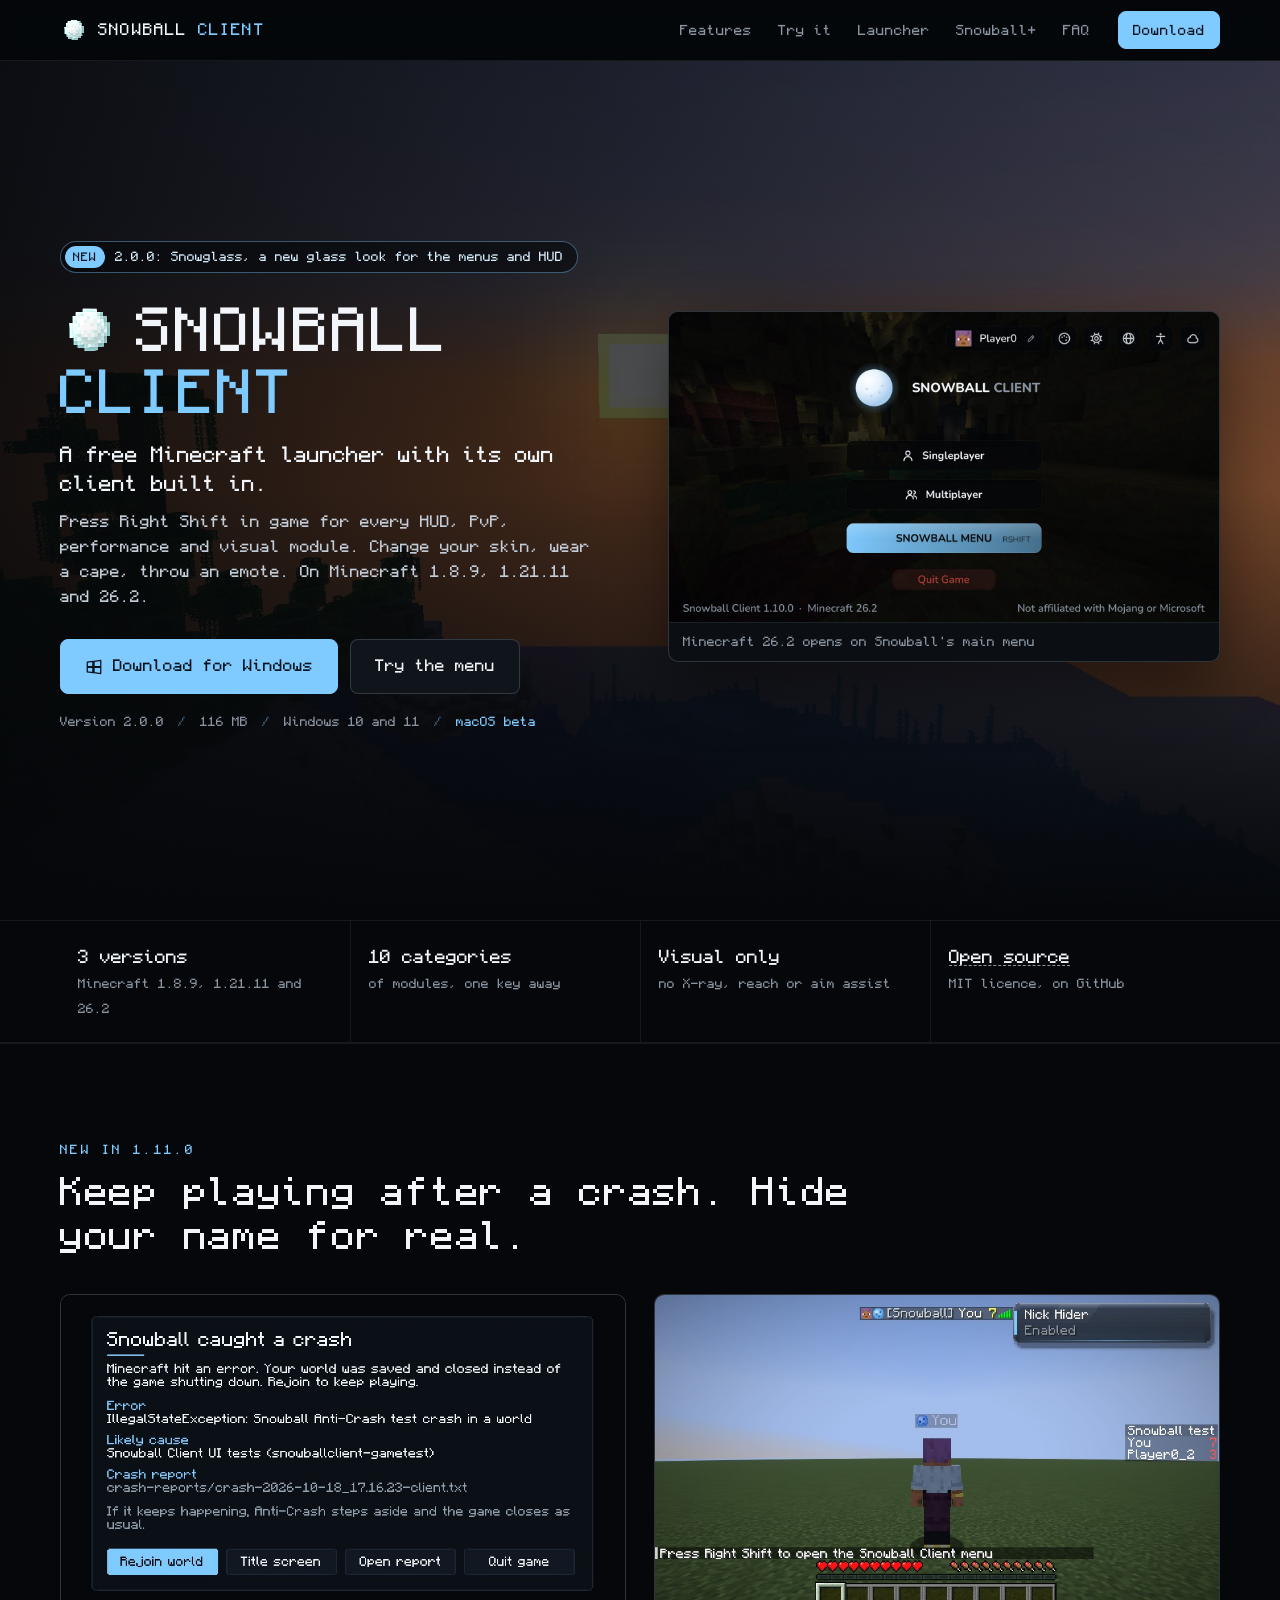
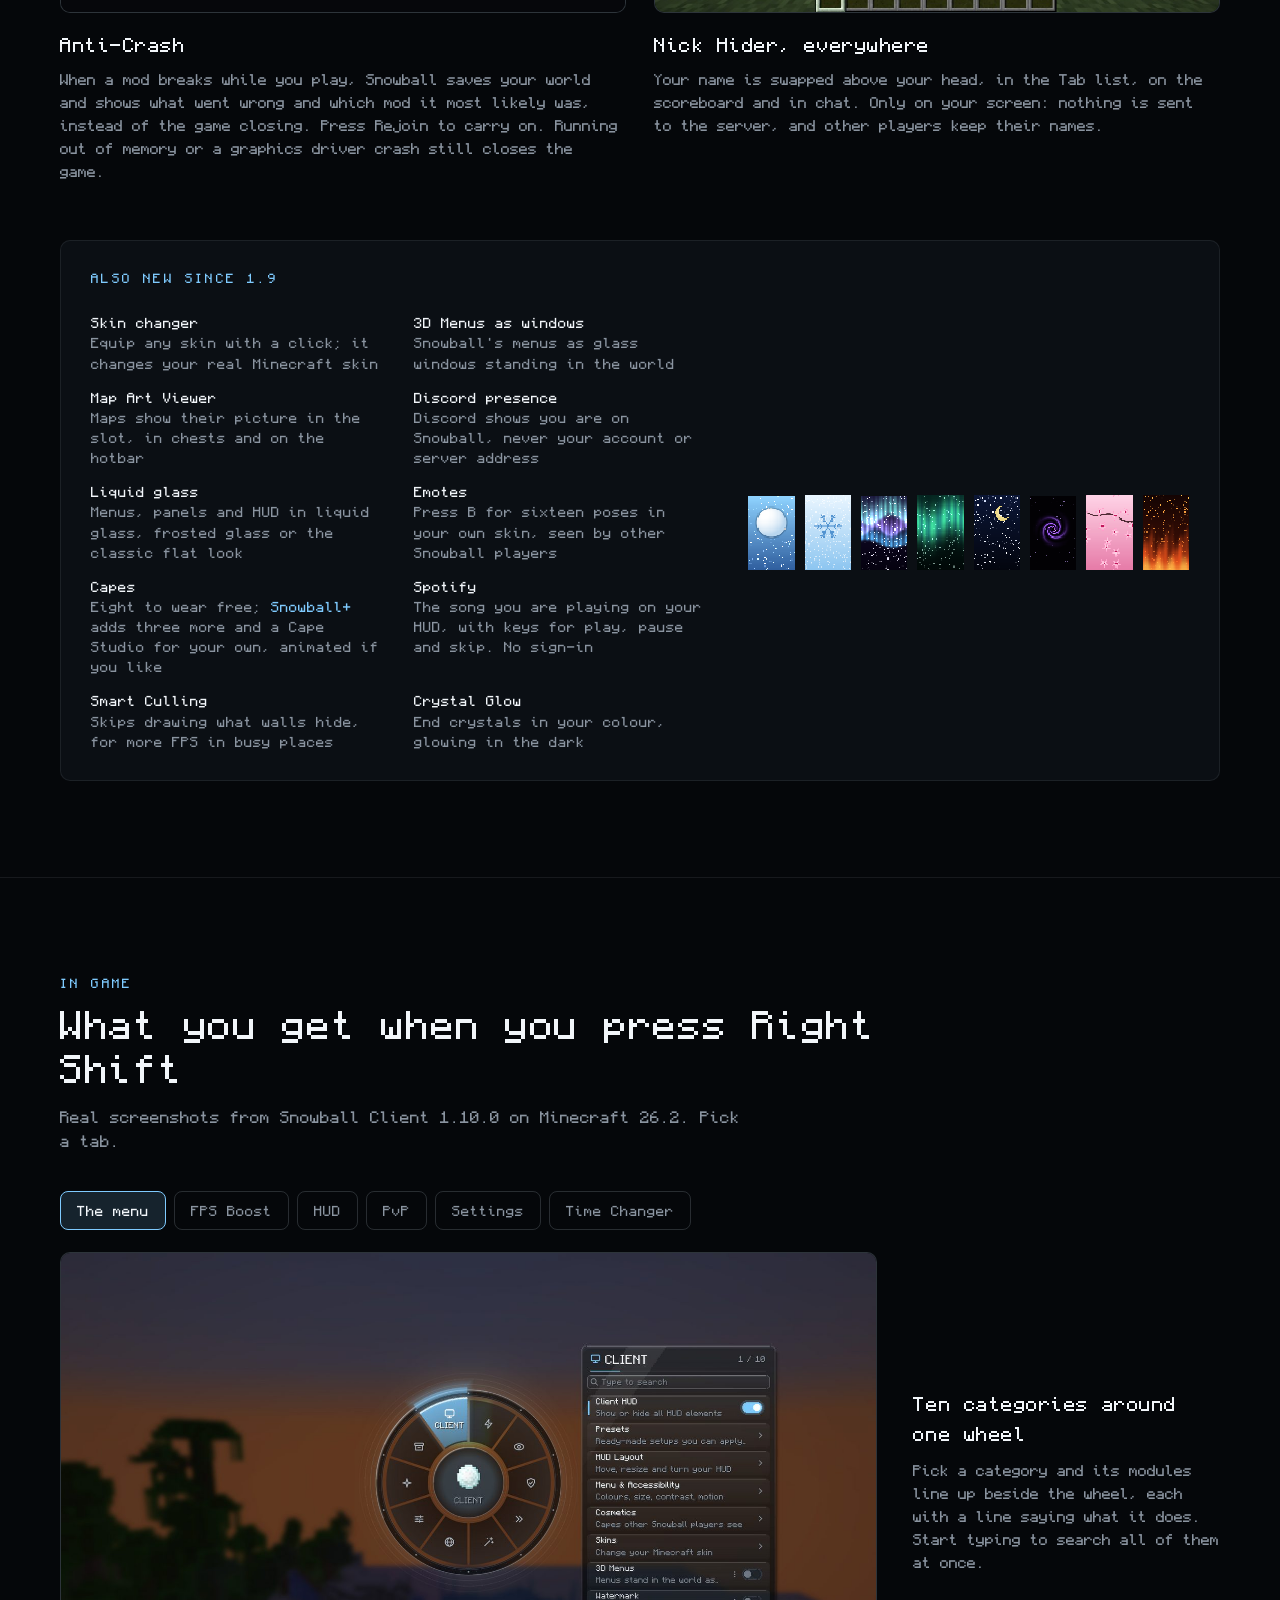
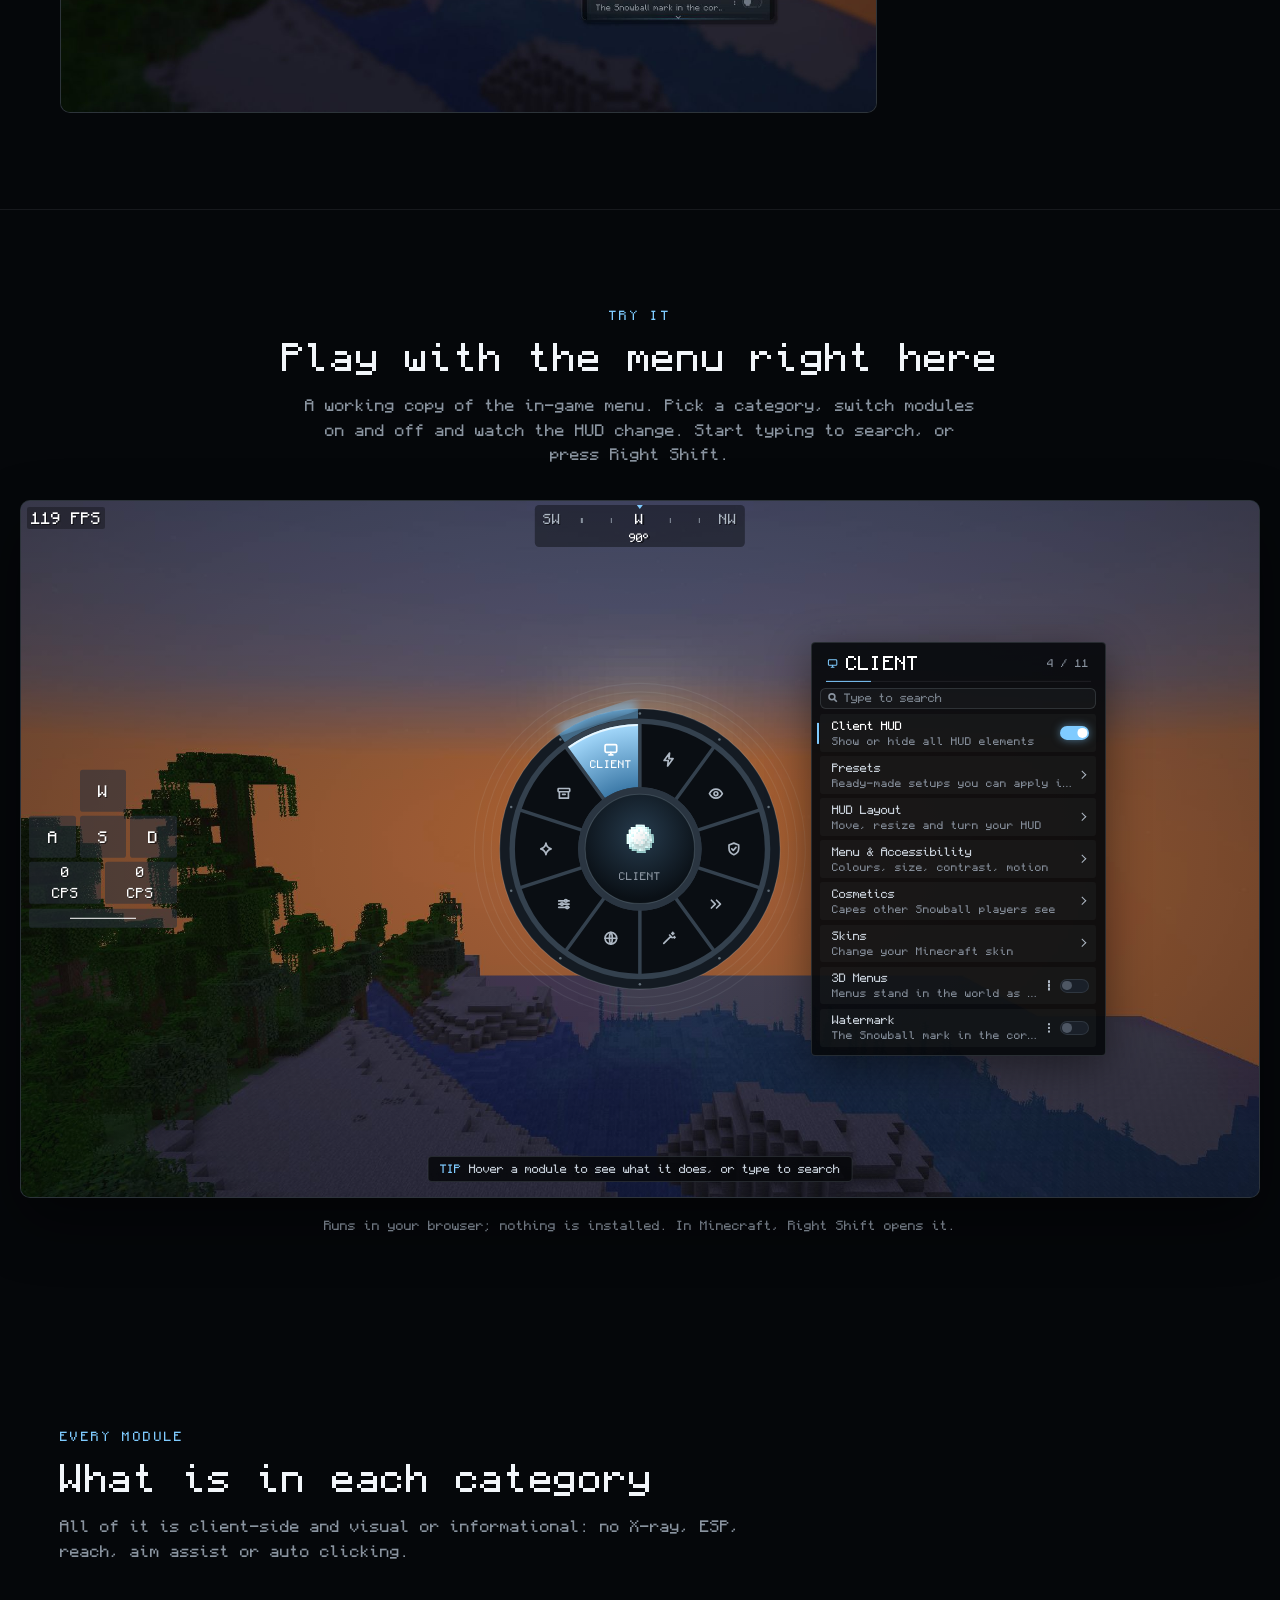
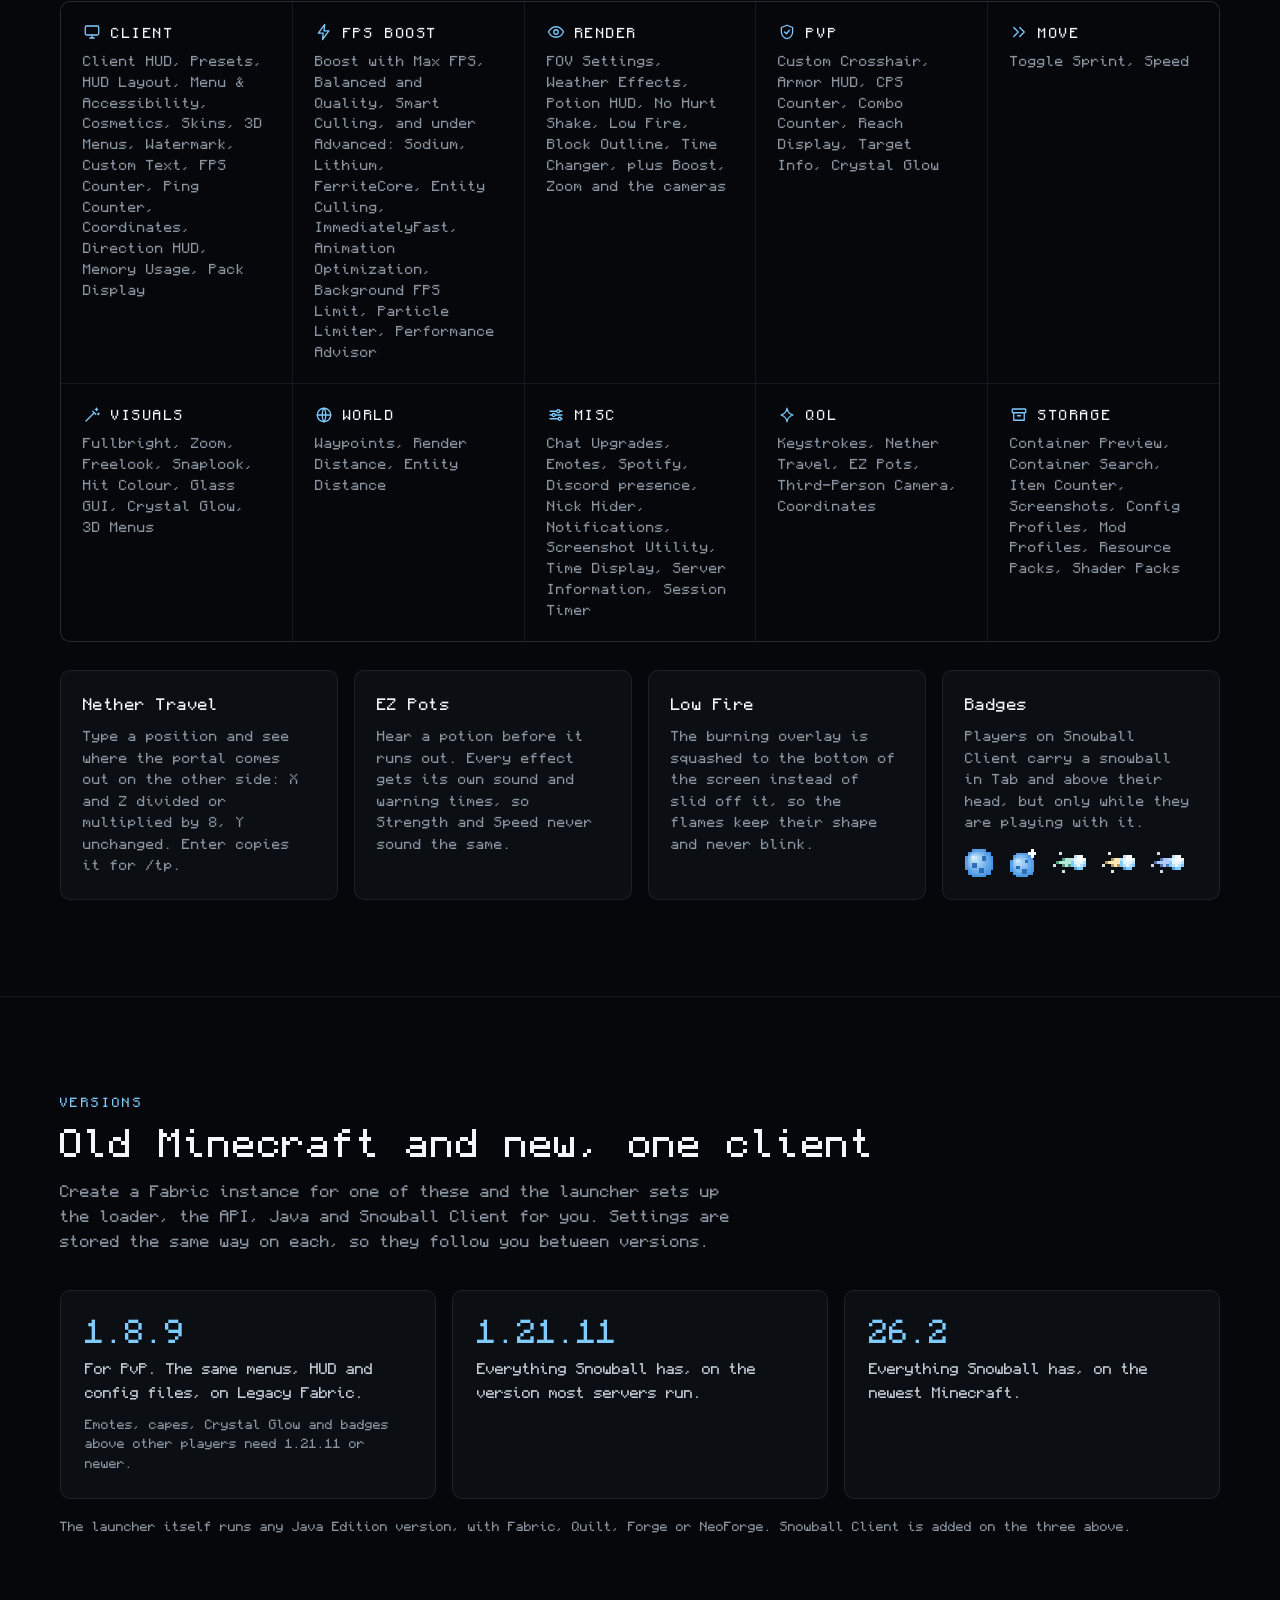
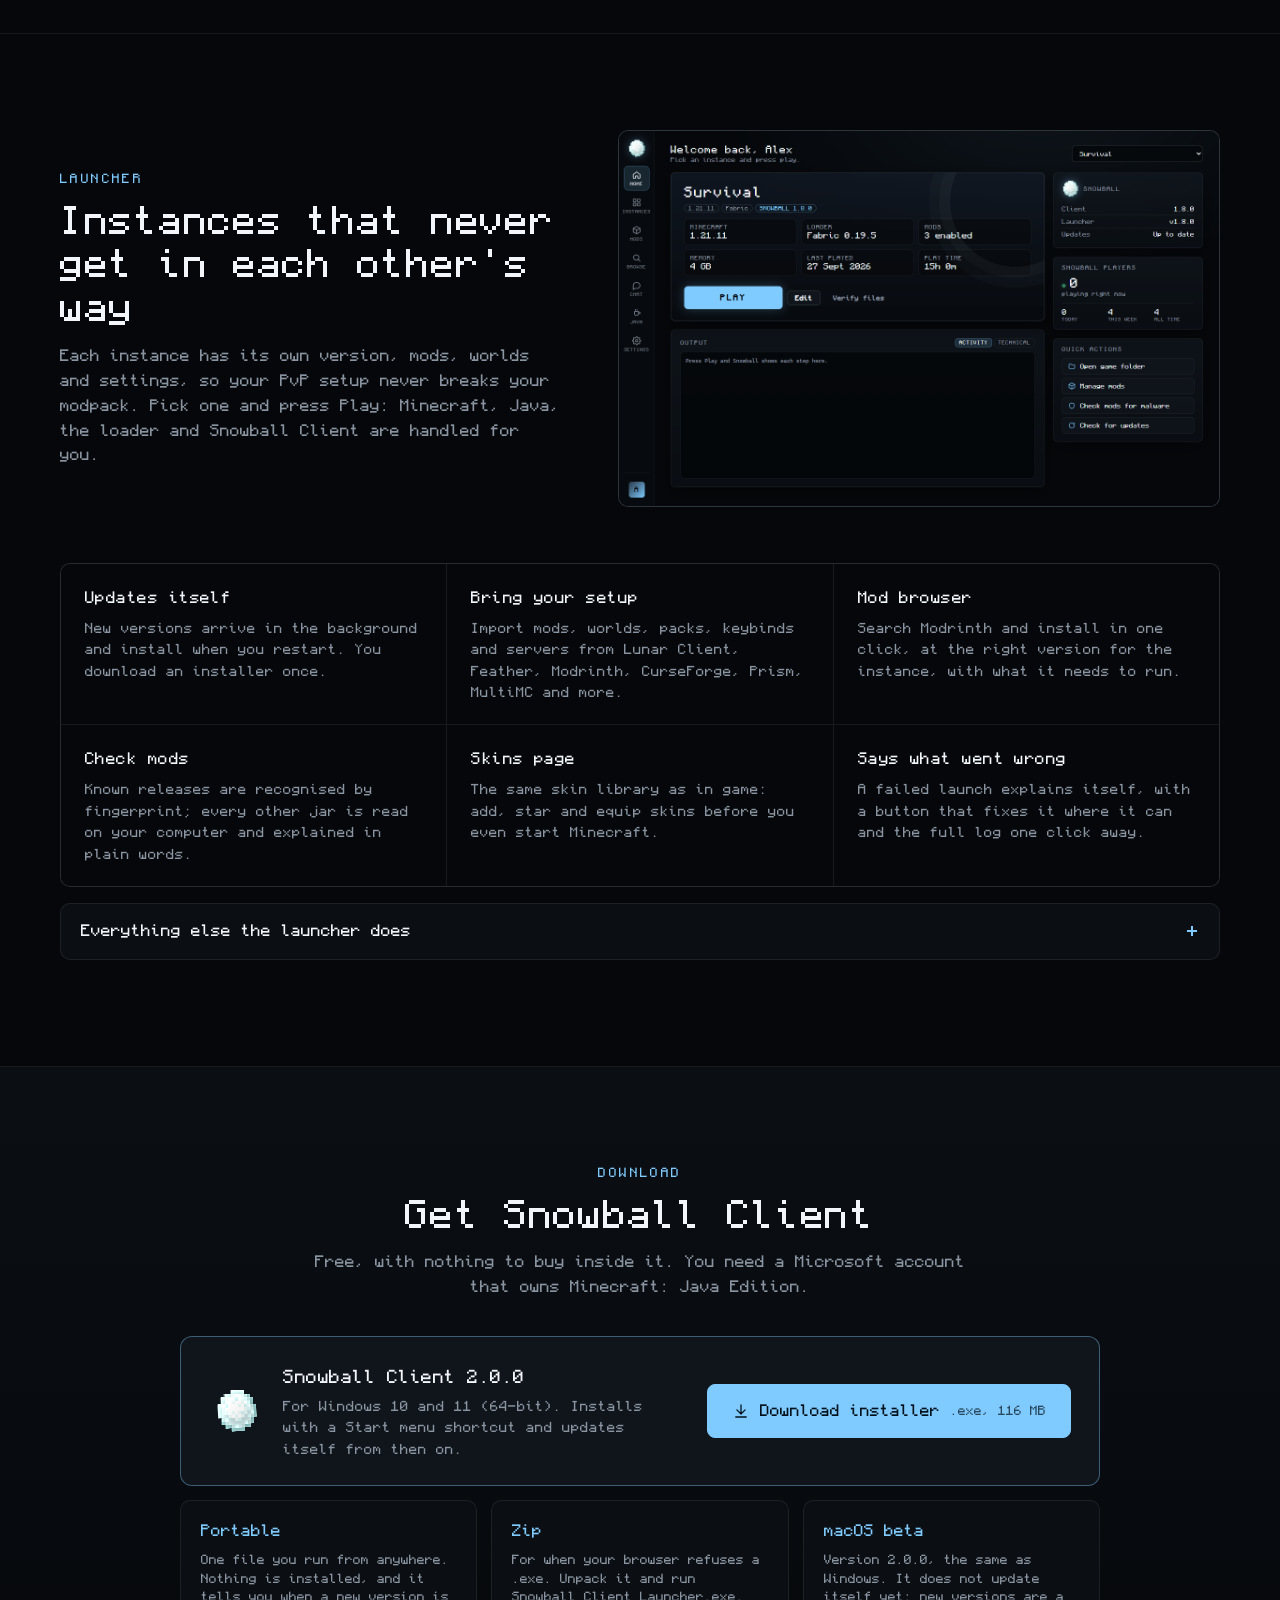
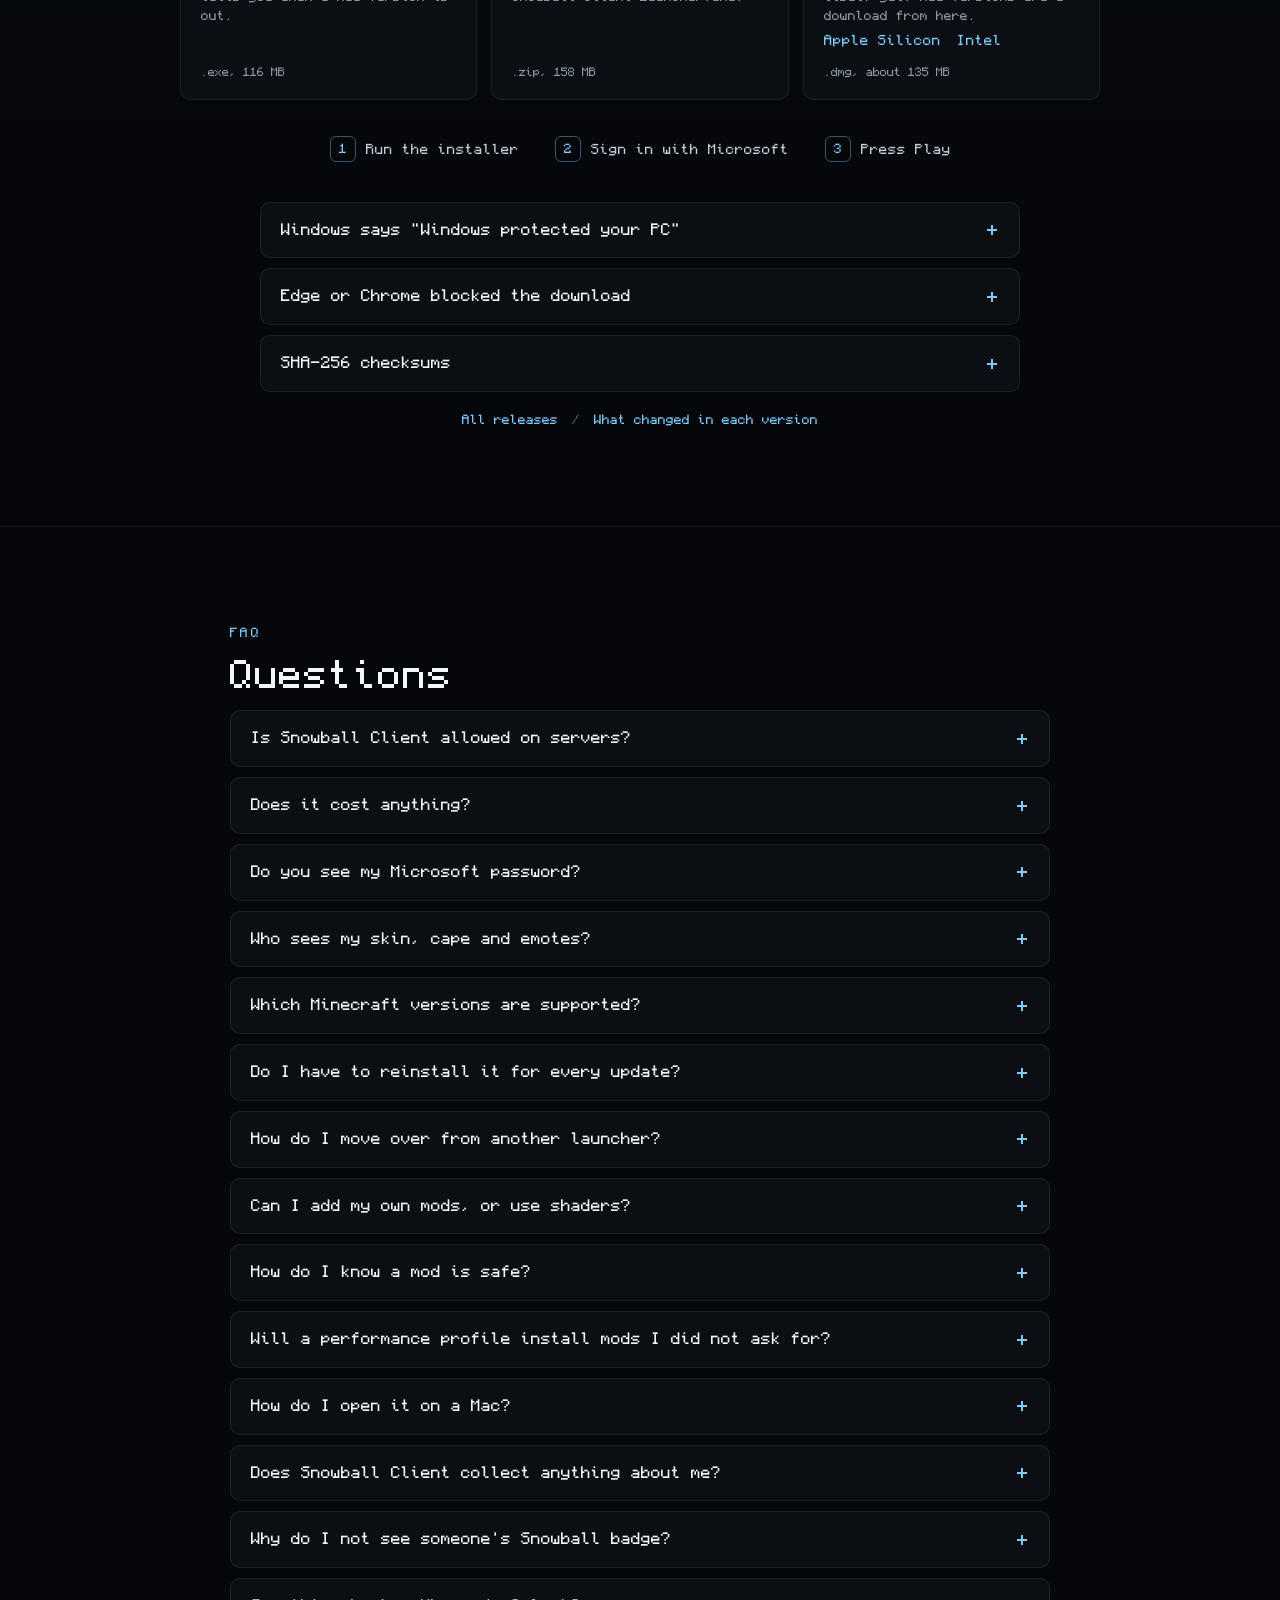
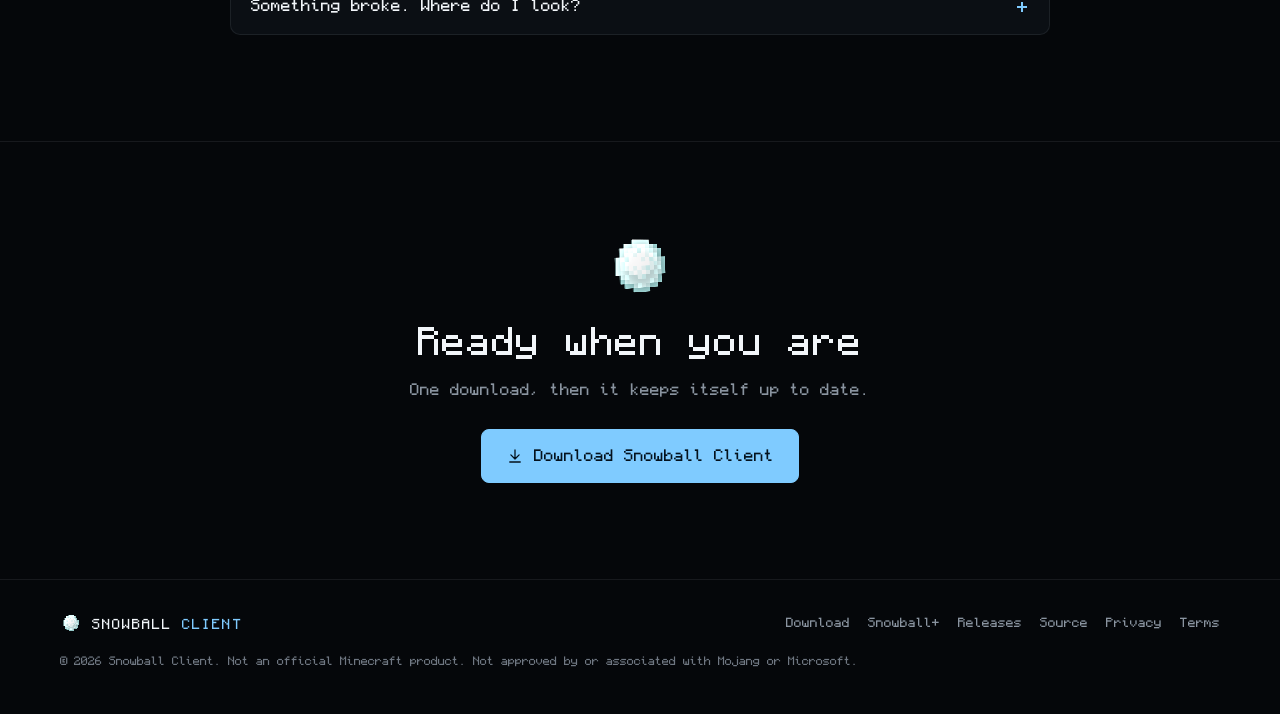
<file: index.html>
<!doctype html>
<html lang="en">
  <head>
    <meta charset="utf-8" />
    <meta name="viewport" content="width=device-width, initial-scale=1" />
    <title>Snowball Client - free Minecraft launcher and client</title>
    <meta name="description" content="Snowball Client is a free Minecraft: Java Edition launcher with a client built in, for 1.8.9, 1.21.11 and 26.2: a radial menu of HUD, PvP and performance modules, a skin changer, 3D menus, capes and emotes, and isolated instances that update themselves." />
    <link rel="canonical" href="https://snowball.krakensmp.xyz/" />
    <meta property="og:type" content="website" />
    <meta property="og:url" content="https://snowball.krakensmp.xyz/" />
    <meta property="og:title" content="Snowball Client" />
    <meta property="og:description" content="A free Minecraft launcher with a client built in. Right Shift opens every HUD, PvP and performance module, on 1.8.9, 1.21.11 and 26.2." />
    <meta property="og:image" content="https://snowball.krakensmp.xyz/assets/shot-menu.jpg" />
    <meta name="twitter:card" content="summary_large_image" />
    <meta name="theme-color" content="#05070a" />
    <link rel="icon" type="image/png" href="assets/logo.png" />
    <link rel="preload" href="assets/fonts/monocraft.ttf" as="font" type="font/ttf" crossorigin />
    <link rel="stylesheet" href="styles.css?v=7" />
    <link rel="stylesheet" href="demo.css?v=2" />
    <script>document.documentElement.classList.add('js');</script>
  </head>
  <body>
    <svg class="sprite" aria-hidden="true" focusable="false">
      <symbol id="i-client" viewBox="0 0 24 24"><rect x="3" y="4" width="18" height="12" rx="2" /><path d="M9 20h6M12 16v4" /></symbol>
      <symbol id="i-fps" viewBox="0 0 24 24"><path d="M13 2 4.5 13.5H11L10 22l8.5-11.5H12z" /></symbol>
      <symbol id="i-render" viewBox="0 0 24 24"><path d="M2 12s3.6-7 10-7 10 7 10 7-3.6 7-10 7S2 12 2 12z" /><circle cx="12" cy="12" r="3" /></symbol>
      <symbol id="i-pvp" viewBox="0 0 24 24"><path d="M12 3 19.5 6v5.5c0 4.6-3.2 7.9-7.5 9.5-4.3-1.6-7.5-4.9-7.5-9.5V6z" /><path d="m8.8 12 2.3 2.3 4.2-4.6" /></symbol>
      <symbol id="i-move" viewBox="0 0 24 24"><path d="m5 6 6 6-6 6M13 6l6 6-6 6" /></symbol>
      <symbol id="i-visuals" viewBox="0 0 24 24"><path d="M4 20 15 9M13 7l4 4M18 3v3M16.5 4.5h3M20.5 9.5v2M19.5 10.5h2" /></symbol>
      <symbol id="i-world" viewBox="0 0 24 24"><circle cx="12" cy="12" r="9" /><path d="M3 12h18M12 3c3 3 3 15 0 18M12 3c-3 3-3 15 0 18" /></symbol>
      <symbol id="i-misc" viewBox="0 0 24 24"><path d="M4 7h9M17 7h3M4 12h3M11 12h9M4 17h11M19 17h1" /><circle cx="15" cy="7" r="2" /><circle cx="9" cy="12" r="2" /><circle cx="17" cy="17" r="2" /></symbol>
      <symbol id="i-qol" viewBox="0 0 24 24"><path d="M12 3c.7 5 2.5 7.3 8 9-5.5 1.7-7.3 4-8 9-.7-5-2.5-7.3-8-9 5.5-1.7 7.3-4 8-9z" /></symbol>
      <symbol id="i-storage" viewBox="0 0 24 24"><rect x="3" y="4" width="18" height="5" rx="1" /><path d="M5 9v10h14V9M10 13h4" /></symbol>
      <symbol id="i-arrow" viewBox="0 0 24 24"><path d="M12 4v12M6.5 10.5 12 16l5.5-5.5M5 20h14" /></symbol>
      <symbol id="i-windows" viewBox="0 0 24 24"><path d="M3 5.6 10.5 4.6v7H3zM12 4.4 21 3.2v8.4h-9zM3 12.6h7.5v7L3 18.6zM12 12.6h9v8.2l-9-1.2z" /></symbol>
    </svg>

    <header class="site-header">
      <div class="wrap">
        <a class="brand" href="#top"><img src="assets/logo.png" alt="" width="28" height="28" />SNOWBALL <span>CLIENT</span></a>
        <nav class="nav" aria-label="Main">
          <a href="#features">Features</a>
          <a href="#try">Try it</a>
          <a href="#launcher">Launcher</a>
          <a href="store.html">Snowball+</a>
          <a href="#faq">FAQ</a>
        </nav>
        <a class="btn primary small" href="#download">Download</a>
      </div>
    </header>

    <main id="top">
      <section class="hero">
        <img class="hero-bg" src="assets/scene-sunset.jpg" alt="" width="1920" height="1080" fetchpriority="high" />
        <div class="wrap hero-grid">
          <div class="hero-copy">
            <a class="pill" href="https://github.com/met4a/snowball-website/releases/tag/2.0.0"><b>NEW</b> 2.0.0: Snowglass, a new glass look for the menus and HUD</a>
            <h1><img src="assets/logo.png" alt="" width="64" height="64" />SNOWBALL <span>CLIENT</span></h1>
            <p class="tagline">A free Minecraft launcher with its own client built in.</p>
            <p class="lead">Press Right Shift in game for every HUD, PvP, performance and visual module. Change your skin, wear a cape, throw an emote. On Minecraft 1.8.9, 1.21.11 and 26.2.</p>
            <div class="hero-actions">
              <a class="btn primary big" href="https://github.com/met4a/snowball-website/releases/download/2.0.0/SnowballClient-2.0.0-setup.exe"><svg class="ic" aria-hidden="true"><use href="#i-windows" /></svg>Download for Windows</a>
              <a class="btn big" href="#try">Try the menu</a>
            </div>
            <p class="hero-meta">Version 2.0.0 <b>/</b> 116 MB <b>/</b> Windows 10 and 11 <b>/</b> <a href="#download">macOS beta</a></p>
          </div>
          <figure class="shot hero-shot">
            <img src="assets/shot-title.jpg" alt="The Snowball Client main menu in Minecraft 26.2: the player's head and name, round buttons for Singleplayer and Multiplayer, and a Snowball Menu button" width="1600" height="900" fetchpriority="high" />
            <figcaption>Minecraft 26.2 opens on Snowball's main menu</figcaption>
          </figure>
        </div>
      </section>

      <section class="facts" aria-label="At a glance">
        <div class="wrap facts-row">
          <div><strong>3 versions</strong><span>Minecraft 1.8.9, 1.21.11 and 26.2</span></div>
          <div><strong>10 categories</strong><span>of modules, one key away</span></div>
          <div><strong>Visual only</strong><span>no X-ray, reach or aim assist</span></div>
          <div><strong><a href="https://github.com/met4a/snowball-client">Open source</a></strong><span>MIT licence, on GitHub</span></div>
        </div>
      </section>

      <section id="new" class="new">
        <div class="wrap">
          <p class="eyebrow">NEW IN 1.11.0</p>
          <h2>Keep playing after a crash. Hide your name for real.</h2>
          <div class="new-grid">
            <article class="new-item reveal">
              <figure class="shot"><img src="assets/shot-anticrash.jpg" alt="The Anti-Crash screen: the error, the mod it most likely came from, the crash report, and buttons to rejoin the world, go to the title screen or quit" width="854" height="480" loading="lazy" /></figure>
              <h3>Anti-Crash</h3>
              <p>When a mod breaks while you play, Snowball saves your world and shows what went wrong and which mod it most likely was, instead of the game closing. Press Rejoin to carry on. Running out of memory or a graphics driver crash still closes the game.</p>
            </article>
            <article class="new-item reveal">
              <figure class="shot"><img src="assets/shot-nickhider.jpg" alt="Third person view with Nick Hider on: the name above the player, the player list and the scoreboard all read You" width="854" height="480" loading="lazy" /></figure>
              <h3>Nick Hider, everywhere</h3>
              <p>Your name is swapped above your head, in the Tab list, on the scoreboard and in chat. Only on your screen: nothing is sent to the server, and other players keep their names.</p>
            </article>
          </div>

          <div class="since">
            <p class="since-title">Also new since 1.9</p>
            <ul class="since-list">
              <li><b>Skin changer</b>Equip any skin with a click; it changes your real Minecraft skin</li>
              <li><b>3D Menus as windows</b>Snowball's menus as glass windows standing in the world</li>
              <li><b>Map Art Viewer</b>Maps show their picture in the slot, in chests and on the hotbar</li>
              <li><b>Discord presence</b>Discord shows you are on Snowball, never your account or server address</li>
              <li><b>Liquid glass</b>Menus, panels and HUD in liquid glass, frosted glass or the classic flat look</li>
              <li><b>Emotes</b>Press B for sixteen poses in your own skin, seen by other Snowball players</li>
              <li><b>Capes</b>Eight to wear free; <a href="store.html">Snowball+</a> adds three more and a Cape Studio for your own, animated if you like</li>
              <li><b>Spotify</b>The song you are playing on your HUD, with keys for play, pause and skip. No sign-in</li>
              <li><b>Smart Culling</b>Skips drawing what walls hide, for more FPS in busy places</li>
              <li><b>Crystal Glow</b>End crystals in your colour, glowing in the dark</li>
            </ul>
            <div class="capes" role="img" aria-label="The eight Snowball capes: Snowball, Frost, Aurora, Northern Lights, Midnight, Void, Sakura and Ember">
              <img src="assets/capes/snowball.png" alt="" width="40" height="64" loading="lazy" />
              <img src="assets/capes/frost.png" alt="" width="40" height="64" loading="lazy" />
              <img src="assets/capes/aurora.png" alt="" width="40" height="64" loading="lazy" />
              <img src="assets/capes/northern_lights.png" alt="" width="40" height="64" loading="lazy" />
              <img src="assets/capes/midnight.png" alt="" width="40" height="64" loading="lazy" />
              <img src="assets/capes/void.png" alt="" width="40" height="64" loading="lazy" />
              <img src="assets/capes/sakura.png" alt="" width="40" height="64" loading="lazy" />
              <img src="assets/capes/ember.png" alt="" width="40" height="64" loading="lazy" />
            </div>
          </div>
        </div>
      </section>

      <section id="features" class="tour">
        <div class="wrap">
          <p class="eyebrow">IN GAME</p>
          <h2>What you get when you press Right Shift</h2>
          <p class="lead">Real screenshots from Snowball Client 1.10.0 on Minecraft 26.2. Pick a tab.</p>
          <div class="tabs" role="tablist" aria-label="Screenshots">
            <button type="button" role="tab" id="t-menu" aria-controls="p-menu" aria-selected="true">The menu</button>
            <button type="button" role="tab" id="t-boost" aria-controls="p-boost" aria-selected="false" tabindex="-1">FPS Boost</button>
            <button type="button" role="tab" id="t-hud" aria-controls="p-hud" aria-selected="false" tabindex="-1">HUD</button>
            <button type="button" role="tab" id="t-pvp" aria-controls="p-pvp" aria-selected="false" tabindex="-1">PvP</button>
            <button type="button" role="tab" id="t-settings" aria-controls="p-settings" aria-selected="false" tabindex="-1">Settings</button>
            <button type="button" role="tab" id="t-time" aria-controls="p-time" aria-selected="false" tabindex="-1">Time Changer</button>
          </div>
          <div class="tab-panels">
            <div class="tab-panel" role="tabpanel" id="p-menu" aria-labelledby="t-menu">
              <figure class="shot"><img src="assets/shot-menu.jpg" alt="The Snowball radial menu with the CLIENT category open: Client HUD, Presets, HUD Layout, Menu and Accessibility, Cosmetics, Skins, 3D Menus and Watermark" width="1600" height="900" /></figure>
              <div class="tab-text">
                <h3>Ten categories around one wheel</h3>
                <p>Pick a category and its modules line up beside the wheel, each with a line saying what it does. Start typing to search all of them at once.</p>
              </div>
            </div>
            <div class="tab-panel" role="tabpanel" id="p-boost" aria-labelledby="t-boost" hidden>
              <figure class="shot"><img src="assets/shot-boost.jpg" alt="The FPS BOOST category: Max FPS, Balanced, Quality and Off cards, the Boost switch, Smart Culling with 14 entities hidden, and Advanced" width="1600" height="900" loading="lazy" /></figure>
              <div class="tab-text">
                <h3>More FPS without a manual</h3>
                <p>Pick Max FPS, Balanced or Quality and Boost sets your video options and the right optimisation mods. Turn it off and your own settings come back. Smart Culling is on from the start.</p>
              </div>
            </div>
            <div class="tab-panel" role="tabpanel" id="p-hud" aria-labelledby="t-hud" hidden>
              <figure class="shot"><img src="assets/shot-hud.jpg" alt="The Snowball HUD over a sunset: FPS, coordinates, CPS, speed, keystrokes, a compass at the top and memory use" width="1600" height="900" loading="lazy" /></figure>
              <div class="tab-text">
                <h3>A HUD you place yourself</h3>
                <p>FPS, coordinates, compass, CPS, keystrokes, armour, potions, memory and more. The HUD editor lets you drag, resize and turn each one, with snapping, undo and presets.</p>
              </div>
            </div>
            <div class="tab-panel" role="tabpanel" id="p-pvp" aria-labelledby="t-pvp" hidden>
              <figure class="shot"><img src="assets/shot-pvp.jpg" alt="The PVP category: Custom Crosshair, Armor HUD, CPS Counter, Combo Counter, Reach Display, Target Info and Crystal Glow" width="1600" height="900" loading="lazy" /></figure>
              <div class="tab-text">
                <h3>PvP tools that stay fair</h3>
                <p>Your own crosshair, armour, CPS, combos, the reach of your last hit and who you are aiming at. They only report what you already see and do: nothing changes your reach or aims for you.</p>
              </div>
            </div>
            <div class="tab-panel" role="tabpanel" id="p-settings" aria-labelledby="t-settings" hidden>
              <figure class="shot"><img src="assets/shot-settings.jpg" alt="The settings of Block Outline: a keybind, a colour set to 7FCBFF and a thickness slider, with Reset to defaults" width="1600" height="900" loading="lazy" /></figure>
              <div class="tab-text">
                <h3>Every module, your way</h3>
                <p>Each module has its own keybind and settings: colours with a picker, sliders, choices, and a reset. Save the whole setup as a profile and switch between them.</p>
              </div>
            </div>
            <div class="tab-panel" role="tabpanel" id="p-time" aria-labelledby="t-time" hidden>
              <figure class="shot compare">
                <img src="assets/shot-noon.jpg" alt="The view at noon, as the server has it" width="1600" height="900" loading="lazy" />
                <img class="compare-top" src="assets/shot-sunset-hud.jpg" alt="The same view with Time Changer set to sunset" width="1600" height="900" loading="lazy" />
                <span class="compare-line" aria-hidden="true"></span>
                <span class="compare-tag left" aria-hidden="true">WITH TIME CHANGER</span>
                <span class="compare-tag right" aria-hidden="true">WITHOUT</span>
                <input class="compare-range" type="range" min="0" max="100" value="50" aria-label="Compare with and without Time Changer" />
              </figure>
              <div class="tab-text">
                <h3>Your own sky</h3>
                <p>Time Changer picks the time of day you see, and only you. The server, the mobs and everyone else keep the real time. Drag across the picture to compare.</p>
              </div>
            </div>
          </div>
        </div>
      </section>

      <section id="try" class="try">
        <div class="wrap wide">
          <p class="eyebrow center">TRY IT</p>
          <h2 class="center">Play with the menu right here</h2>
          <p class="lead center">A working copy of the in-game menu. Pick a category, switch modules on and off and watch the HUD change. Start typing to search, or press Right Shift.</p>
          <div class="demo" id="demo">
            <div class="demo-in">
              <div class="demo-scene" aria-hidden="true"></div>
              <div class="demo-hud" aria-hidden="true">
                <div class="hud-tl">
                  <span class="hud-text" data-hud="fps_counter"><span data-v="fps">144</span> FPS</span>
                  <span class="hud-text" data-hud="ping_display"><span data-v="ping">21</span> ms</span>
                  <span class="hud-text" data-hud="coordinates">XYZ 112 94 173  WEST</span>
                  <span class="hud-text" data-hud="cps_counter"><span data-v="cps">0 | 0</span> CPS</span>
                  <span class="hud-text" data-hud="speed_display"><span data-v="speed">0.00</span> b/s</span>
                </div>
                <div class="hud-tr">
                  <span class="hud-text" data-hud="clock" data-v="clock">12:00</span>
                  <span class="hud-text" data-hud="session_timer">Session <span data-v="session">00:00</span></span>
                  <span class="hud-text" data-hud="server_info">krakensmp.xyz</span>
                  <span class="hud-text" data-hud="memory_usage">Mem <span data-v="mem">34%  1394/4096 MB</span></span>
                </div>
                <div class="hud-dir" data-hud="direction_hud">
                  <div class="hud-dir-strip"></div>
                  <span class="deg" data-v="deg">90&deg;</span>
                </div>
                <div class="hud-center">
                  <span class="hud-text" data-hud="combo_counter" data-needs="combat"><span data-v="combo">0</span> Combo</span>
                  <span class="hud-text" data-hud="reach_display" data-needs="combat"><span data-v="reach">0.00</span> blocks</span>
                </div>
                <div class="hud-keys" data-hud="keystrokes">
                  <span class="hud-key w" data-key="w">W</span>
                  <span class="hud-key a" data-key="a">A</span>
                  <span class="hud-key" data-key="s">S</span>
                  <span class="hud-key" data-key="d">D</span>
                  <span class="hud-key wide3" data-key="lmb"><span data-v="lcps">0</span> CPS</span>
                  <span class="hud-key wide3" data-key="rmb"><span data-v="rcps">0</span> CPS</span>
                  <span class="hud-key space" data-key="space"></span>
                </div>
                <div class="hud-text hud-sprint" data-hud="toggle_sprint">[Sprinting (Toggled)]</div>
                <div class="hud-toast"><b></b><span></span></div>
              </div>
              <svg class="wheel" viewBox="-124 -124 248 248" aria-label="Menu categories"></svg>
              <div class="panel" role="group"></div>
              <p class="demo-tip" aria-live="polite"></p>
            </div>
            <noscript><img src="assets/shot-menu.jpg" alt="The Snowball Client radial menu in game" width="1600" height="900" /></noscript>
          </div>
          <p class="note center">Runs in your browser; nothing is installed. In Minecraft, Right Shift opens it.</p>
        </div>
      </section>
      <script src="demo.js?v=4" defer></script>

      <section id="modules" class="modules">
        <div class="wrap">
          <p class="eyebrow">EVERY MODULE</p>
          <h2>What is in each category</h2>
          <p class="lead">All of it is client-side and visual or informational: no X-ray, ESP, reach, aim assist or auto clicking.</p>
          <div class="cat-grid">
            <div class="cat reveal"><h3><svg class="ic" aria-hidden="true"><use href="#i-client" /></svg>CLIENT</h3><p>Client HUD, Presets, HUD Layout, Menu &amp; Accessibility, Cosmetics, Skins, 3D Menus, Watermark, Custom Text, FPS Counter, Ping Counter, Coordinates, Direction HUD, Memory Usage, Pack Display</p></div>
            <div class="cat reveal"><h3><svg class="ic" aria-hidden="true"><use href="#i-fps" /></svg>FPS BOOST</h3><p>Boost with Max FPS, Balanced and Quality, Smart Culling, and under Advanced: Sodium, Lithium, FerriteCore, Entity Culling, ImmediatelyFast, Animation Optimization, Background FPS Limit, Particle Limiter, Performance Advisor</p></div>
            <div class="cat reveal"><h3><svg class="ic" aria-hidden="true"><use href="#i-render" /></svg>RENDER</h3><p>FOV Settings, Weather Effects, Potion HUD, No Hurt Shake, Low Fire, Block Outline, Time Changer, plus Boost, Zoom and the cameras</p></div>
            <div class="cat reveal"><h3><svg class="ic" aria-hidden="true"><use href="#i-pvp" /></svg>PVP</h3><p>Custom Crosshair, Armor HUD, CPS Counter, Combo Counter, Reach Display, Target Info, Crystal Glow</p></div>
            <div class="cat reveal"><h3><svg class="ic" aria-hidden="true"><use href="#i-move" /></svg>MOVE</h3><p>Toggle Sprint, Speed</p></div>
            <div class="cat reveal"><h3><svg class="ic" aria-hidden="true"><use href="#i-visuals" /></svg>VISUALS</h3><p>Fullbright, Zoom, Freelook, Snaplook, Hit Colour, Glass GUI, Crystal Glow, 3D Menus</p></div>
            <div class="cat reveal"><h3><svg class="ic" aria-hidden="true"><use href="#i-world" /></svg>WORLD</h3><p>Waypoints, Render Distance, Entity Distance</p></div>
            <div class="cat reveal"><h3><svg class="ic" aria-hidden="true"><use href="#i-misc" /></svg>MISC</h3><p>Chat Upgrades, Emotes, Spotify, Discord presence, Nick Hider, Notifications, Screenshot Utility, Time Display, Server Information, Session Timer</p></div>
            <div class="cat reveal"><h3><svg class="ic" aria-hidden="true"><use href="#i-qol" /></svg>QOL</h3><p>Keystrokes, Nether Travel, EZ Pots, Third-Person Camera, Coordinates</p></div>
            <div class="cat reveal"><h3><svg class="ic" aria-hidden="true"><use href="#i-storage" /></svg>STORAGE</h3><p>Container Preview, Container Search, Item Counter, Screenshots, Config Profiles, Mod Profiles, Resource Packs, Shader Packs</p></div>
          </div>
          <div class="callouts">
            <div class="callout reveal"><h3>Nether Travel</h3><p>Type a position and see where the portal comes out on the other side: X and Z divided or multiplied by 8, Y unchanged. Enter copies it for /tp.</p></div>
            <div class="callout reveal"><h3>EZ Pots</h3><p>Hear a potion before it runs out. Every effect gets its own sound and warning times, so Strength and Speed never sound the same.</p></div>
            <div class="callout reveal"><h3>Low Fire</h3><p>The burning overlay is squashed to the bottom of the screen instead of slid off it, so the flames keep their shape and never blink.</p></div>
            <div class="callout reveal">
              <h3>Badges</h3>
              <p>Players on Snowball Client carry a snowball in Tab and above their head, but only while they are playing with it.</p>
              <p class="badges" role="img" aria-label="Snowball, Snowball+, Tester, Bug Hunter and Staff badges"><img src="assets/ranks/snowball.png" alt="" width="32" height="32" /><img src="assets/ranks/plus.png" alt="" width="32" height="32" /><img class="comet" src="assets/ranks/tester.png" alt="" width="11" height="7" /><img class="comet" src="assets/ranks/bug_hunter.png" alt="" width="11" height="7" /><img class="comet" src="assets/ranks/staff.png" alt="" width="11" height="7" /></p>
            </div>
          </div>
        </div>
      </section>

      <section id="versions" class="versions">
        <div class="wrap">
          <p class="eyebrow">VERSIONS</p>
          <h2>Old Minecraft and new, one client</h2>
          <p class="lead">Create a Fabric instance for one of these and the launcher sets up the loader, the API, Java and Snowball Client for you. Settings are stored the same way on each, so they follow you between versions.</p>
          <div class="ver-grid">
            <div class="ver reveal">
              <span class="ver-num">1.8.9</span>
              <p>For PvP. The same menus, HUD and config files, on Legacy Fabric.</p>
              <p class="muted">Emotes, capes, Crystal Glow and badges above other players need 1.21.11 or newer.</p>
            </div>
            <div class="ver reveal">
              <span class="ver-num">1.21.11</span>
              <p>Everything Snowball has, on the version most servers run.</p>
            </div>
            <div class="ver reveal">
              <span class="ver-num">26.2</span>
              <p>Everything Snowball has, on the newest Minecraft.</p>
            </div>
          </div>
          <p class="note">The launcher itself runs any Java Edition version, with Fabric, Quilt, Forge or NeoForge. Snowball Client is added on the three above.</p>
        </div>
      </section>

      <section id="launcher" class="launcher">
        <div class="wrap">
          <div class="split">
            <div>
              <p class="eyebrow">LAUNCHER</p>
              <h2>Instances that never get in each other's way</h2>
              <p class="lead">Each instance has its own version, mods, worlds and settings, so your PvP setup never breaks your modpack. Pick one and press Play: Minecraft, Java, the loader and Snowball Client are handled for you.</p>
            </div>
            <figure class="shot"><img src="assets/launcher-home.png?v=3" alt="The Snowball Client launcher home page: the selected instance with its version, loader, mods and memory, a Play button, and the Snowball player count" width="1280" height="800" loading="lazy" /></figure>
          </div>
          <div class="points">
            <div class="point reveal"><h3>Updates itself</h3><p>New versions arrive in the background and install when you restart. You download an installer once.</p></div>
            <div class="point reveal"><h3>Bring your setup</h3><p>Import mods, worlds, packs, keybinds and servers from Lunar Client, Feather, Modrinth, CurseForge, Prism, MultiMC and more.</p></div>
            <div class="point reveal"><h3>Mod browser</h3><p>Search Modrinth and install in one click, at the right version for the instance, with what it needs to run.</p></div>
            <div class="point reveal"><h3>Check mods</h3><p>Known releases are recognised by fingerprint; every other jar is read on your computer and explained in plain words.</p></div>
            <div class="point reveal"><h3>Skins page</h3><p>The same skin library as in game: add, star and equip skins before you even start Minecraft.</p></div>
            <div class="point reveal"><h3>Says what went wrong</h3><p>A failed launch explains itself, with a button that fixes it where it can and the full log one click away.</p></div>
          </div>
          <details class="more">
            <summary>Everything else the launcher does</summary>
            <ul class="more-list">
              <li>Snowball Client is loaded by the launcher, never a mod file you can lose, and checked and repaired before every launch</li>
              <li>Fabric API added to new Fabric instances; "this mod needs Sodium to run" with a one-click install</li>
              <li>One-click mod updates, and a mod manager that catches duplicates and version conflicts</li>
              <li>Java handled for you, or pick your own per instance</li>
              <li>Microsoft sign-in on Microsoft's own page</li>
              <li>Game files are checked once and trusted while untouched, so Play starts the game instead of re-checking thousands of files</li>
              <li>A readable activity log while the game starts, crash detection and live game logs</li>
              <li>Minimise it while it downloads; it tucks itself away when the game opens, and pressing Play twice never starts two games</li>
              <li>Global chat with other Snowball players, and announcements</li>
              <li>Your own colour, a picture behind the launcher, and a compact layout for small screens</li>
            </ul>
          </details>
        </div>
      </section>

      <section id="download" class="download">
        <div class="wrap">
          <p class="eyebrow center">DOWNLOAD</p>
          <h2 class="center">Get Snowball Client</h2>
          <p class="lead center">Free, with nothing to buy inside it. You need a Microsoft account that owns Minecraft: Java Edition.</p>

          <div class="dl-main reveal">
            <div class="dl-info">
              <img src="assets/logo.png" alt="" width="56" height="56" />
              <div>
                <h3>Snowball Client 2.0.0</h3>
                <p>For Windows 10 and 11 (64-bit). Installs with a Start menu shortcut and updates itself from then on.</p>
              </div>
            </div>
            <a class="btn primary big" href="https://github.com/met4a/snowball-website/releases/download/2.0.0/SnowballClient-2.0.0-setup.exe"><svg class="ic" aria-hidden="true"><use href="#i-arrow" /></svg>Download installer <small>.exe, 116 MB</small></a>
          </div>

          <div class="dl-alt">
            <a class="dl-opt reveal" href="https://github.com/met4a/snowball-website/releases/download/2.0.0/SnowballClient-2.0.0-portable.exe">
              <b>Portable</b><span>One file you run from anywhere. Nothing is installed, and it tells you when a new version is out.</span><small>.exe, 116 MB</small>
            </a>
            <a class="dl-opt reveal" href="https://github.com/met4a/snowball-website/releases/download/2.0.0/SnowballClient-2.0.0-win.zip">
              <b>Zip</b><span>For when your browser refuses a .exe. Unpack it and run Snowball Client Launcher.exe.</span><small>.zip, 158 MB</small>
            </a>
            <div class="dl-opt mac reveal">
              <b>macOS beta</b><span>Version 2.0.0, the same as Windows. It does not update itself yet: new versions are a download from here.</span>
              <span class="mac-links"><a href="https://github.com/met4a/snowball-website/releases/download/2.0.0/SnowballClient-2.0.0-mac-arm64.dmg">Apple Silicon</a><a href="https://github.com/met4a/snowball-website/releases/download/2.0.0/SnowballClient-2.0.0-mac-x64.dmg">Intel</a></span>
              <small>.dmg, about 135 MB</small>
            </div>
          </div>

          <ol class="steps">
            <li><b>1</b>Run the installer</li>
            <li><b>2</b>Sign in with Microsoft</li>
            <li><b>3</b>Press Play</li>
          </ol>

          <div class="dl-help">
            <details>
              <summary>Windows says "Windows protected your PC"</summary>
              <p>Snowball is new and not code-signed yet, so Windows does not know it. Choose <b>More info</b>, then <b>Run anyway</b>. You can check the file against the SHA-256 checksums below first.</p>
            </details>
            <details>
              <summary>Edge or Chrome blocked the download</summary>
              <ol>
                <li>Open the Downloads list (Ctrl+J) and find Snowball Client.</li>
                <li>Click the three dots next to it, then <b>Keep</b>. In Chrome, the choice is under the arrow next to the download.</li>
                <li>If Edge asks again, choose <b>Show more</b>, then <b>Keep anyway</b>.</li>
                <li>Still refusing? Take the <b>zip</b> instead: browsers treat it far more kindly.</li>
              </ol>
              <p>It is not a virus warning. Browsers hold back files that few people have downloaded yet.</p>
            </details>
            <details>
              <summary>SHA-256 checksums</summary>
              <dl class="sums">
                <dt>SnowballClient-2.0.0-setup.exe</dt>
                <dd>b4afd5136dcc8c7eaabf139f96c0a256d2368ea9273acc1c56375722f348f290</dd>
                <dt>SnowballClient-2.0.0-portable.exe</dt>
                <dd>34fcdad4bca50dfe0d96681544d9d8b772792301e567fa1f68f5d07df4f4b378</dd>
                <dt>SnowballClient-2.0.0-win.zip</dt>
                <dd>d3e7bf115fe8573bb13d8a0a9dd36675c80fbf82859505346d523162400b7059</dd>
                <dt>SnowballClient-2.0.0-mac-arm64.dmg</dt>
                <dd>4381787c1508b5d5b3cbee784f1d9fa016b9a5e4793538284a11796e7daed8c5</dd>
                <dt>SnowballClient-2.0.0-mac-x64.dmg</dt>
                <dd>5ca60720f37ee4ee48abde69893480b507830c2f27ba3e15c36dc18147403c9b</dd>
              </dl>
            </details>
          </div>
          <p class="note center"><a href="https://github.com/met4a/snowball-website/releases">All releases</a> <b>/</b> <a href="https://github.com/met4a/snowball-client/blob/main/CHANGELOG.md">What changed in each version</a></p>
        </div>
      </section>

      <section id="faq" class="faq">
        <div class="wrap narrow">
          <p class="eyebrow">FAQ</p>
          <h2>Questions</h2>
          <details>
            <summary>Is Snowball Client allowed on servers?</summary>
            <p>Snowball Client only adds visual, interface and quality-of-life features. It has no hacks such as X-ray, ESP, reach, aim assist or auto clickers. Some servers ban all client mods, so always follow each server's rules.</p>
          </details>
          <details>
            <summary>Does it cost anything?</summary>
            <p>No. Snowball Client is free, with nothing to buy inside it. You still need to own Minecraft: Java Edition.</p>
          </details>
          <details>
            <summary>Do you see my Microsoft password?</summary>
            <p>No. You sign in on Microsoft's own page. The launcher only receives a sign-in token from Microsoft, which is encrypted on your computer and never sent to us.</p>
          </details>
          <details>
            <summary>Who sees my skin, cape and emotes?</summary>
            <p>A skin from the skin changer is your real Minecraft skin, so everyone sees it: you at once, other players after you rejoin a server. Capes and emotes are Snowball's own, so only other Snowball players see them, on Minecraft 1.21.11 or newer. Turn off "See others' cosmetics" to see everyone's own capes instead.</p>
          </details>
          <details>
            <summary>Which Minecraft versions are supported?</summary>
            <p>The launcher runs any Java Edition version. Snowball Client itself is built for Minecraft 1.8.9, 1.21.11 and 26.2, and is set up automatically when you create a Fabric instance for one of them (1.8.9 uses Legacy Fabric).</p>
          </details>
          <details>
            <summary>Do I have to reinstall it for every update?</summary>
            <p>No. The launcher updates itself when it starts: if a new version is out it is installed and Snowball restarts into it, waiting if a game is running, and your instances, mods and settings are untouched. Two exceptions: versions 1.6.2 and older had a fault that stopped them updating, and versions 1.7.0 to 1.8.1 refuse every update with "not signed by the application owner". On any of those, download the installer above and run it once; from then on Snowball updates itself. The portable build cannot replace itself, so it tells you when a new file is on the website.</p>
          </details>
          <details>
            <summary>How do I move over from another launcher?</summary>
            <p>Open Instances and choose Import from another launcher. Snowball looks for Lunar Client, Feather, the Modrinth App, CurseForge, Prism, MultiMC, ATLauncher, GDLauncher and your .minecraft folder (used by the Minecraft Launcher, Badlion and LabyMod), and copies what you pick: mods, settings, resource packs, shader packs, worlds, keybinds and servers. Nothing is moved or deleted, so your old launcher keeps working exactly as it did.</p>
          </details>
          <details>
            <summary>Can I add my own mods, or use shaders?</summary>
            <p>Yes. Each instance has its own mods folder, and the Mods page shows what is installed, warns about duplicates and version conflicts, and lets you turn mods on and off. For shaders, install Iris and Sodium from the mod browser and your shader packs work as usual; Snowball's own features are drawn on top.</p>
          </details>
          <details>
            <summary>How do I know a mod is safe?</summary>
            <p>The Mods page has a Check mods button. Mods downloaded from Modrinth are recognised by their fingerprint (a SHA-1 checksum - only that is sent, never the file) and set aside as known releases. Every other jar is read on your computer and reported in plain language: whether it can run programs, read your Discord or browser folders, reach your Minecraft session, or send data to a webhook.</p>
          </details>
          <details>
            <summary>Will a performance profile install mods I did not ask for?</summary>
            <p>No. Profiles use the optimisation mods your instance already has and skip the rest, so picking one never downloads anything. If you would rather Snowball fetched them for you, turn on "Install optimisation mods" in Settings.</p>
          </details>
          <details>
            <summary>How do I open it on a Mac?</summary>
            <p>The Mac build is a beta, on version 2.0.0 like Windows, and not signed with an Apple certificate yet, so the first time macOS says it cannot check it. Open System Settings, then Privacy &amp; Security, and choose Open Anyway next to Snowball Client (or Control-click the app and choose Open). On GitHub's Mac machines it starts Minecraft 1.21.11 with Snowball Client on Apple Silicon and Intel, and 26.2 on Apple Silicon; 1.8.9 could not be checked there because those machines have no graphics card - tell us how it runs on yours.</p>
          </details>
          <details>
            <summary>Does Snowball Client collect anything about me?</summary>
            <p>No accounts, no tracking and no telemetry. Sign-in happens on Microsoft's own page, the token is encrypted on your computer, and logs stay on your disk with tokens redacted. Snowball's own server only hears about you for chat, your badge, capes and emotes - the <a href="privacy.html">privacy page</a> lists exactly what.</p>
          </details>
          <details>
            <summary>Why do I not see someone's Snowball badge?</summary>
            <p>A badge only shows while that player is playing with Snowball Client. Somebody who used it once and now plays on another client has no badge, and it goes a few minutes after they close the game. You can hide your own under Menu &amp; Accessibility, "Show others I use Snowball".</p>
          </details>
          <details>
            <summary>Something broke. Where do I look?</summary>
            <p>The Home page shows a readable activity log while the game starts, with the full technical log one tab away, and Settings has a button that opens the launcher's log folder. Crashes open a window with the crash report path.</p>
          </details>
        </div>
      </section>

      <section class="end">
        <div class="wrap end-in">
          <img src="assets/logo.png" alt="" width="72" height="72" />
          <h2>Ready when you are</h2>
          <p class="lead center">One download, then it keeps itself up to date.</p>
          <a class="btn primary big" href="#download"><svg class="ic" aria-hidden="true"><use href="#i-arrow" /></svg>Download Snowball Client</a>
        </div>
      </section>
    </main>

    <footer>
      <div class="wrap">
        <a class="brand small" href="#top"><img src="assets/logo.png" alt="" width="22" height="22" />SNOWBALL <span>CLIENT</span></a>
        <div class="links">
          <a href="#download">Download</a>
          <a href="store.html">Snowball+</a>
          <a href="https://github.com/met4a/snowball-website/releases">Releases</a>
          <a href="https://github.com/met4a/snowball-client">Source</a>
          <a href="privacy.html">Privacy</a>
          <a href="terms.html">Terms</a>
        </div>
        <p class="disclaimer">&copy; 2026 Snowball Client. Not an official Minecraft product. Not approved by or associated with Mojang or Microsoft.</p>
      </div>
    </footer>

    <script src="site.js?v=1" defer></script>
  </body>
</html>
</file>
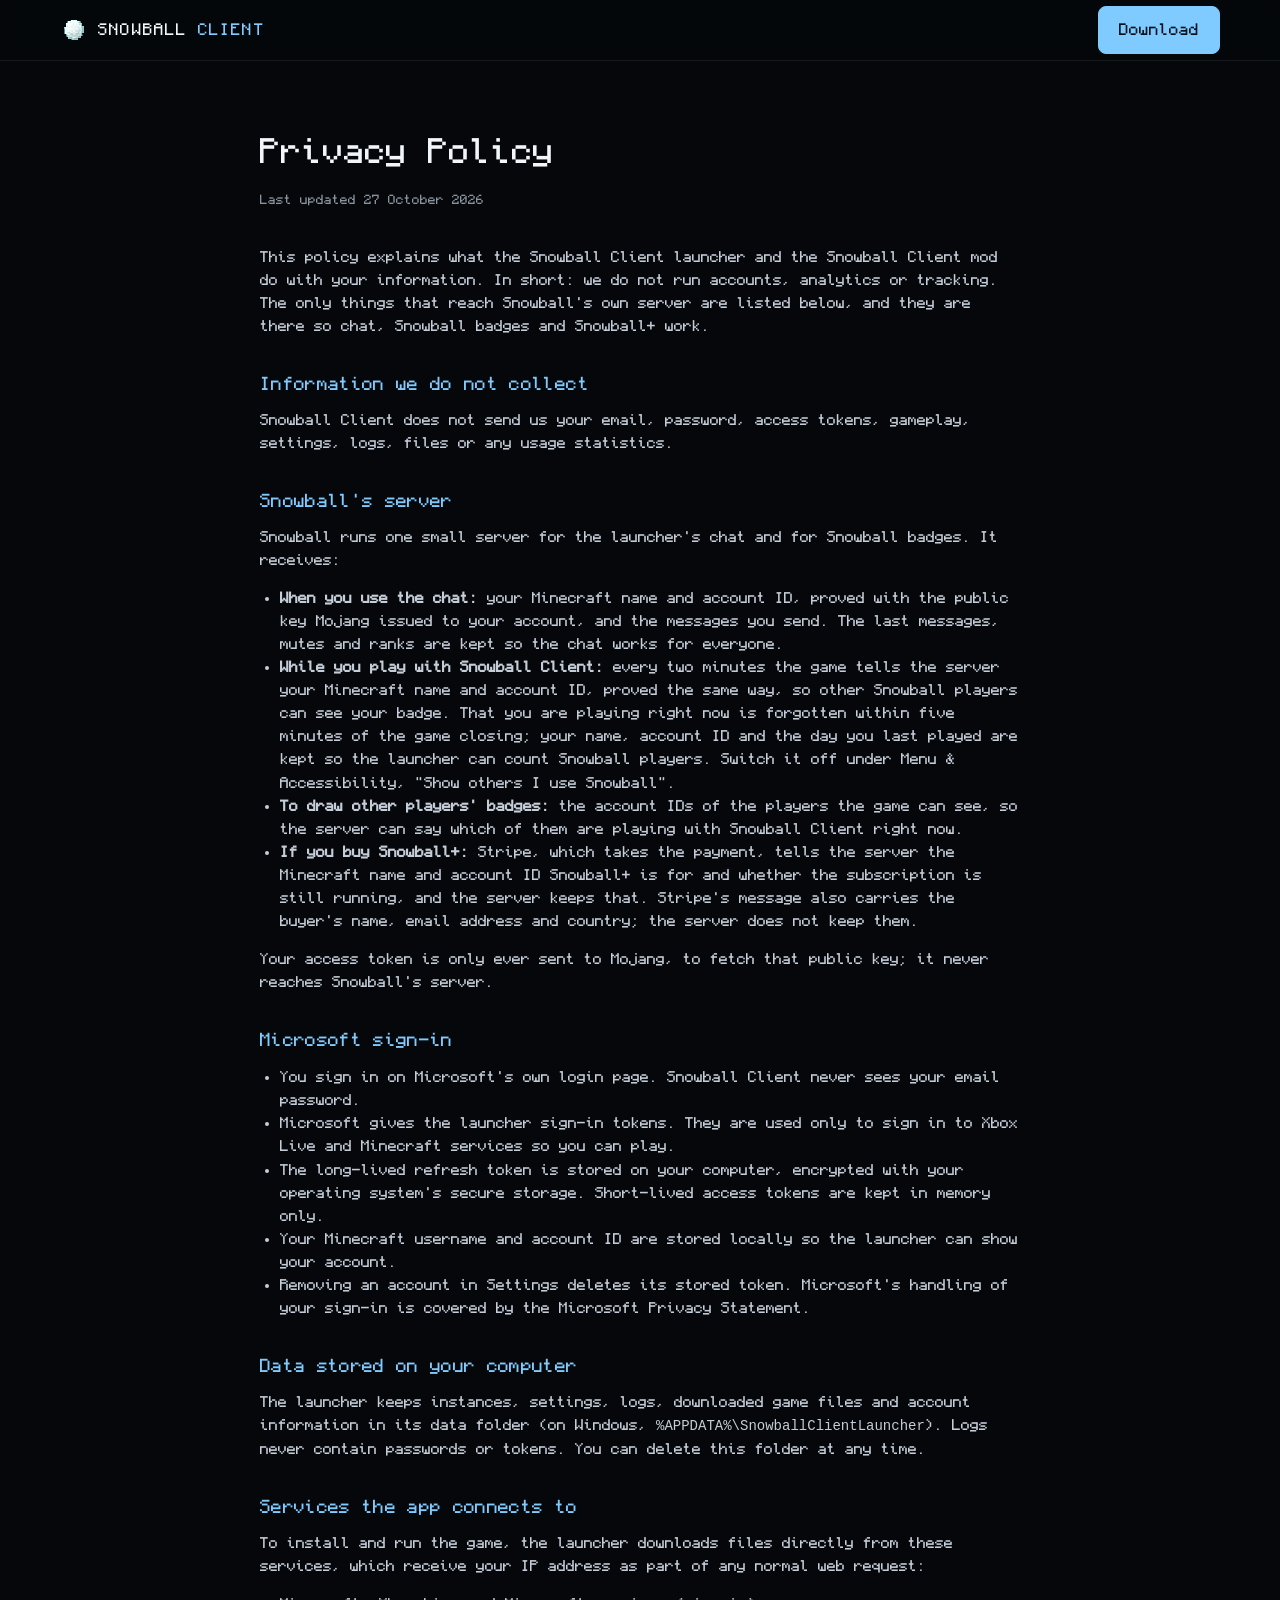
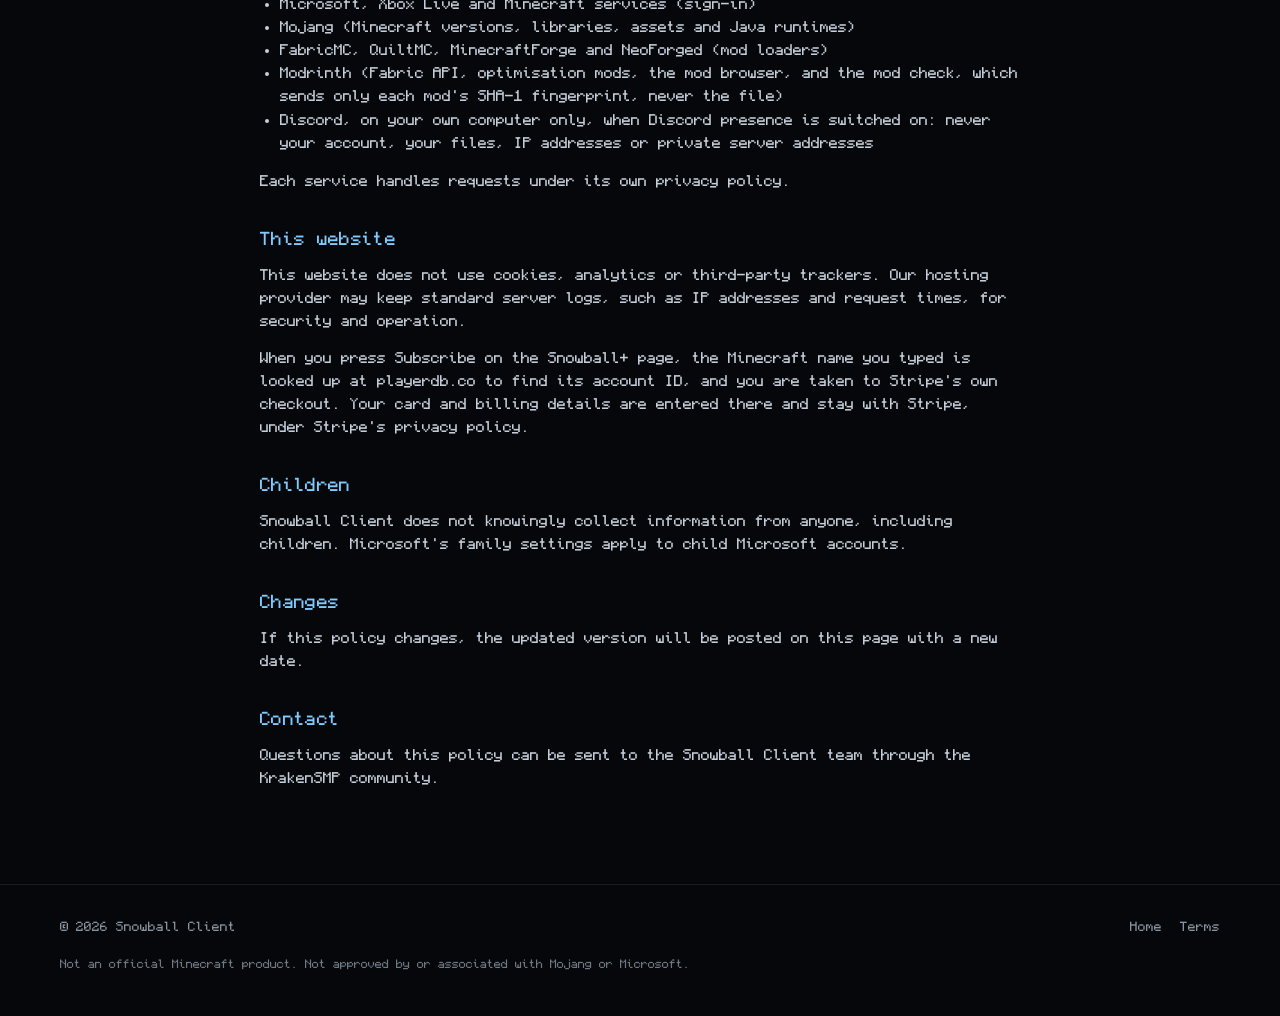
<file: privacy.html>
<!doctype html>
<html lang="en">
  <head>
    <meta charset="utf-8" />
    <meta name="viewport" content="width=device-width, initial-scale=1" />
    <title>Privacy Policy - Snowball Client</title>
    <meta name="theme-color" content="#05070a" />
    <link rel="icon" type="image/png" href="assets/logo.png" />
    <link rel="stylesheet" href="styles.css?v=7" />
  </head>
  <body>
    <header class="site-header">
      <div class="wrap">
        <a class="brand" href="index.html"><img src="assets/logo.png" alt="" />SNOWBALL <span>CLIENT</span></a>
        <a class="btn primary" href="index.html#download" style="margin-left:auto">Download</a>
      </div>
    </header>

    <main class="wrap doc">
      <h1>Privacy Policy</h1>
      <p class="updated">Last updated 27 October 2026</p>

      <p>This policy explains what the Snowball Client launcher and the Snowball Client mod do with your information. In short: we do not run accounts, analytics or tracking. The only things that reach Snowball's own server are listed below, and they are there so chat, Snowball badges and Snowball+ work.</p>

      <h2>Information we do not collect</h2>
      <p>Snowball Client does not send us your email, password, access tokens, gameplay, settings, logs, files or any usage statistics.</p>

      <h2>Snowball's server</h2>
      <p>Snowball runs one small server for the launcher's chat and for Snowball badges. It receives:</p>
      <ul>
        <li><strong>When you use the chat:</strong> your Minecraft name and account ID, proved with the public key Mojang issued to your account, and the messages you send. The last messages, mutes and ranks are kept so the chat works for everyone.</li>
        <li><strong>While you play with Snowball Client:</strong> every two minutes the game tells the server your Minecraft name and account ID, proved the same way, so other Snowball players can see your badge. That you are playing right now is forgotten within five minutes of the game closing; your name, account ID and the day you last played are kept so the launcher can count Snowball players. Switch it off under Menu &amp; Accessibility, "Show others I use Snowball".</li>
        <li><strong>To draw other players' badges:</strong> the account IDs of the players the game can see, so the server can say which of them are playing with Snowball Client right now.</li>
        <li><strong>If you buy Snowball+:</strong> Stripe, which takes the payment, tells the server the Minecraft name and account ID Snowball+ is for and whether the subscription is still running, and the server keeps that. Stripe's message also carries the buyer's name, email address and country; the server does not keep them.</li>
      </ul>
      <p>Your access token is only ever sent to Mojang, to fetch that public key; it never reaches Snowball's server.</p>

      <h2>Microsoft sign-in</h2>
      <ul>
        <li>You sign in on Microsoft's own login page. Snowball Client never sees your email password.</li>
        <li>Microsoft gives the launcher sign-in tokens. They are used only to sign in to Xbox Live and Minecraft services so you can play.</li>
        <li>The long-lived refresh token is stored on your computer, encrypted with your operating system's secure storage. Short-lived access tokens are kept in memory only.</li>
        <li>Your Minecraft username and account ID are stored locally so the launcher can show your account.</li>
        <li>Removing an account in Settings deletes its stored token. Microsoft's handling of your sign-in is covered by the Microsoft Privacy Statement.</li>
      </ul>

      <h2>Data stored on your computer</h2>
      <p>The launcher keeps instances, settings, logs, downloaded game files and account information in its data folder (on Windows, <code>%APPDATA%\SnowballClientLauncher</code>). Logs never contain passwords or tokens. You can delete this folder at any time.</p>

      <h2>Services the app connects to</h2>
      <p>To install and run the game, the launcher downloads files directly from these services, which receive your IP address as part of any normal web request:</p>
      <ul>
        <li>Microsoft, Xbox Live and Minecraft services (sign-in)</li>
        <li>Mojang (Minecraft versions, libraries, assets and Java runtimes)</li>
        <li>FabricMC, QuiltMC, MinecraftForge and NeoForged (mod loaders)</li>
        <li>Modrinth (Fabric API, optimisation mods, the mod browser, and the mod check, which sends only each mod's SHA-1 fingerprint, never the file)</li>
        <li>Discord, on your own computer only, when Discord presence is switched on: never your account, your files, IP addresses or private server addresses</li>
      </ul>
      <p>Each service handles requests under its own privacy policy.</p>

      <h2>This website</h2>
      <p>This website does not use cookies, analytics or third-party trackers. Our hosting provider may keep standard server logs, such as IP addresses and request times, for security and operation.</p>
      <p>When you press Subscribe on the Snowball+ page, the Minecraft name you typed is looked up at playerdb.co to find its account ID, and you are taken to Stripe's own checkout. Your card and billing details are entered there and stay with Stripe, under Stripe's privacy policy.</p>

      <h2>Children</h2>
      <p>Snowball Client does not knowingly collect information from anyone, including children. Microsoft's family settings apply to child Microsoft accounts.</p>

      <h2>Changes</h2>
      <p>If this policy changes, the updated version will be posted on this page with a new date.</p>

      <h2>Contact</h2>
      <p>Questions about this policy can be sent to the Snowball Client team through the KrakenSMP community.</p>
    </main>

    <footer>
      <div class="wrap">
        <span>&copy; 2026 Snowball Client</span>
        <div class="links">
          <a href="index.html">Home</a>
          <a href="terms.html">Terms</a>
        </div>
        <p class="disclaimer">Not an official Minecraft product. Not approved by or associated with Mojang or Microsoft.</p>
      </div>
    </footer>
  </body>
</html>
</file>
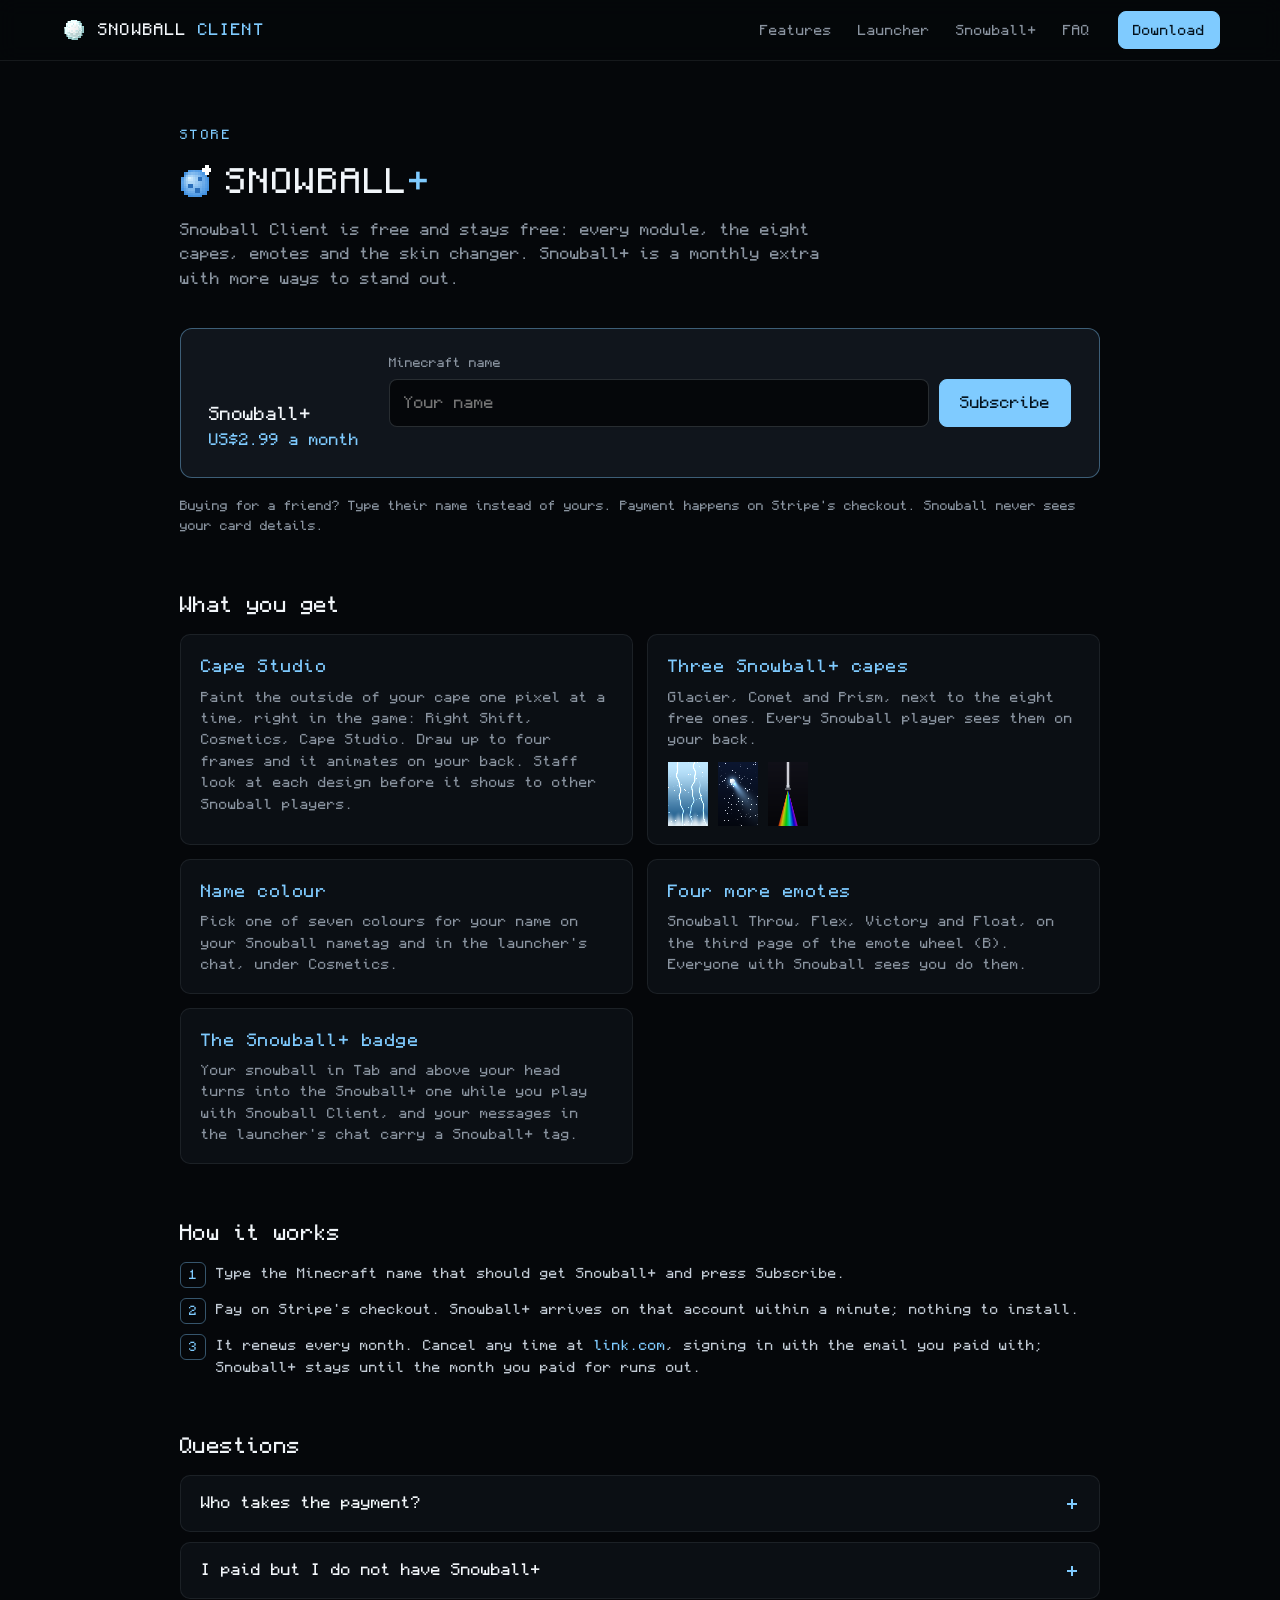
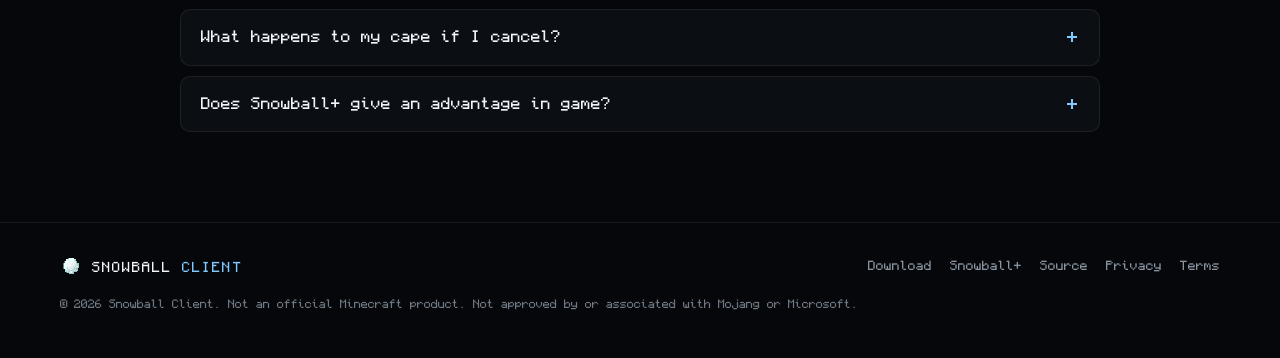
<file: store.html>
<!doctype html>
<html lang="en">
  <head>
    <meta charset="utf-8" />
    <meta name="viewport" content="width=device-width, initial-scale=1" />
    <title>Snowball+ - Snowball Client</title>
    <meta name="description" content="Snowball+ is a monthly extra for Snowball Client: paint your own animated cape, wear three Snowball+ capes, colour your name and use four extra emotes. Snowball Client itself stays free." />
    <link rel="canonical" href="https://snowball.krakensmp.xyz/store.html" />
    <meta name="theme-color" content="#05070a" />
    <link rel="icon" type="image/png" href="assets/logo.png" />
    <link rel="preload" href="assets/fonts/monocraft.ttf" as="font" type="font/ttf" crossorigin />
    <link rel="stylesheet" href="styles.css?v=7" />
  </head>
  <body>
    <header class="site-header">
      <div class="wrap">
        <a class="brand" href="index.html"><img src="assets/logo.png" alt="" width="28" height="28" />SNOWBALL <span>CLIENT</span></a>
        <nav class="nav" aria-label="Main">
          <a href="index.html#features">Features</a>
          <a href="index.html#launcher">Launcher</a>
          <a href="store.html" aria-current="page">Snowball+</a>
          <a href="index.html#faq">FAQ</a>
        </nav>
        <a class="btn primary small" href="index.html#download">Download</a>
      </div>
    </header>

    <main class="wrap store">
      <p class="eyebrow">STORE</p>
      <h1><img src="assets/ranks/plus.png" alt="" width="32" height="32" /><span>SNOWBALL<em>+</em></span></h1>
      <p class="lead">Snowball Client is free and stays free: every module, the eight capes, emotes and the skin changer. Snowball+ is a monthly extra with more ways to stand out.</p>

      <p class="store-thanks" id="thanks" role="status" hidden>Thanks! Snowball+ reaches your account as soon as Stripe confirms the payment, usually within a minute. Open the launcher or join a world and it is there.</p>

      <form class="plus-buy" id="buy" novalidate>
        <div class="plus-price">
          <h2>Snowball+</h2>
          <p>US$2.99 a month</p>
        </div>
        <div class="plus-form">
          <label for="mc-name">Minecraft name</label>
          <div class="plus-row">
            <input id="mc-name" name="username" type="text" autocomplete="username" spellcheck="false" maxlength="16" placeholder="Your name" required />
            <button class="btn primary" id="subscribe" type="submit" disabled>Subscribe</button>
          </div>
          <p class="plus-msg" id="msg" role="alert"></p>
        </div>
      </form>
      <p class="note">Buying for a friend? Type their name instead of yours. Payment happens on Stripe's checkout. Snowball never sees your card details.</p>

      <h2 class="store-h">What you get</h2>
      <div class="plus-perks">
        <div class="plus-perk">
          <h3>Cape Studio</h3>
          <p>Paint the outside of your cape one pixel at a time, right in the game: Right Shift, Cosmetics, Cape Studio. Draw up to four frames and it animates on your back. Staff look at each design before it shows to other Snowball players.</p>
        </div>
        <div class="plus-perk">
          <h3>Three Snowball+ capes</h3>
          <p>Glacier, Comet and Prism, next to the eight free ones. Every Snowball player sees them on your back.</p>
          <p class="capes plus-capes" role="img" aria-label="The Glacier, Comet and Prism capes"><img src="assets/capes/glacier.png" alt="" width="40" height="64" loading="lazy" /><img src="assets/capes/comet.png" alt="" width="40" height="64" loading="lazy" /><img src="assets/capes/prism.png" alt="" width="40" height="64" loading="lazy" /></p>
        </div>
        <div class="plus-perk">
          <h3>Name colour</h3>
          <p>Pick one of seven colours for your name on your Snowball nametag and in the launcher's chat, under Cosmetics.</p>
        </div>
        <div class="plus-perk">
          <h3>Four more emotes</h3>
          <p>Snowball Throw, Flex, Victory and Float, on the third page of the emote wheel (B). Everyone with Snowball sees you do them.</p>
        </div>
        <div class="plus-perk">
          <h3>The Snowball+ badge</h3>
          <p>Your snowball in Tab and above your head turns into the Snowball+ one while you play with Snowball Client, and your messages in the launcher's chat carry a Snowball+ tag.</p>
        </div>
      </div>

      <h2 class="store-h">How it works</h2>
      <ol class="steps plus-steps">
        <li><b>1</b><span>Type the Minecraft name that should get Snowball+ and press Subscribe.</span></li>
        <li><b>2</b><span>Pay on Stripe's checkout. Snowball+ arrives on that account within a minute; nothing to install.</span></li>
        <li><b>3</b><span>It renews every month. Cancel any time at <a href="https://app.link.com">link.com</a>, signing in with the email you paid with; Snowball+ stays until the month you paid for runs out.</span></li>
      </ol>

      <h2 class="store-h">Questions</h2>
      <details>
        <summary>Who takes the payment?</summary>
        <p>Stripe sells Snowball+ through Link, its checkout, which takes the payment and handles sales tax, receipts and refund requests. Your bank statement shows LINK.COM. Your card details never reach Snowball; Snowball's server only hears which Minecraft account paid and whether the subscription is still running.</p>
      </details>
      <details>
        <summary>I paid but I do not have Snowball+</summary>
        <p>Check the name you typed at checkout: Snowball+ goes to that account. If it is right, restart the launcher, then ask staff in the launcher's chat and say when you paid.</p>
      </details>
      <details>
        <summary>What happens to my cape if I cancel?</summary>
        <p>When Snowball+ ends, your custom cape comes off and the Cape Studio closes. Your approved design is kept: subscribe again and you can wear it straight away.</p>
      </details>
      <details>
        <summary>Does Snowball+ give an advantage in game?</summary>
        <p>No. It is cosmetic. Every module that changes how you play is in the free client.</p>
      </details>
    </main>

    <footer>
      <div class="wrap">
        <a class="brand small" href="index.html"><img src="assets/logo.png" alt="" width="22" height="22" />SNOWBALL <span>CLIENT</span></a>
        <div class="links">
          <a href="index.html#download">Download</a>
          <a href="store.html">Snowball+</a>
          <a href="https://github.com/met4a/snowball-client">Source</a>
          <a href="privacy.html">Privacy</a>
          <a href="terms.html">Terms</a>
        </div>
        <p class="disclaimer">&copy; 2026 Snowball Client. Not an official Minecraft product. Not approved by or associated with Mojang or Microsoft.</p>
      </div>
    </footer>

    <script src="store.js?v=1" defer></script>
  </body>
</html>
</file>
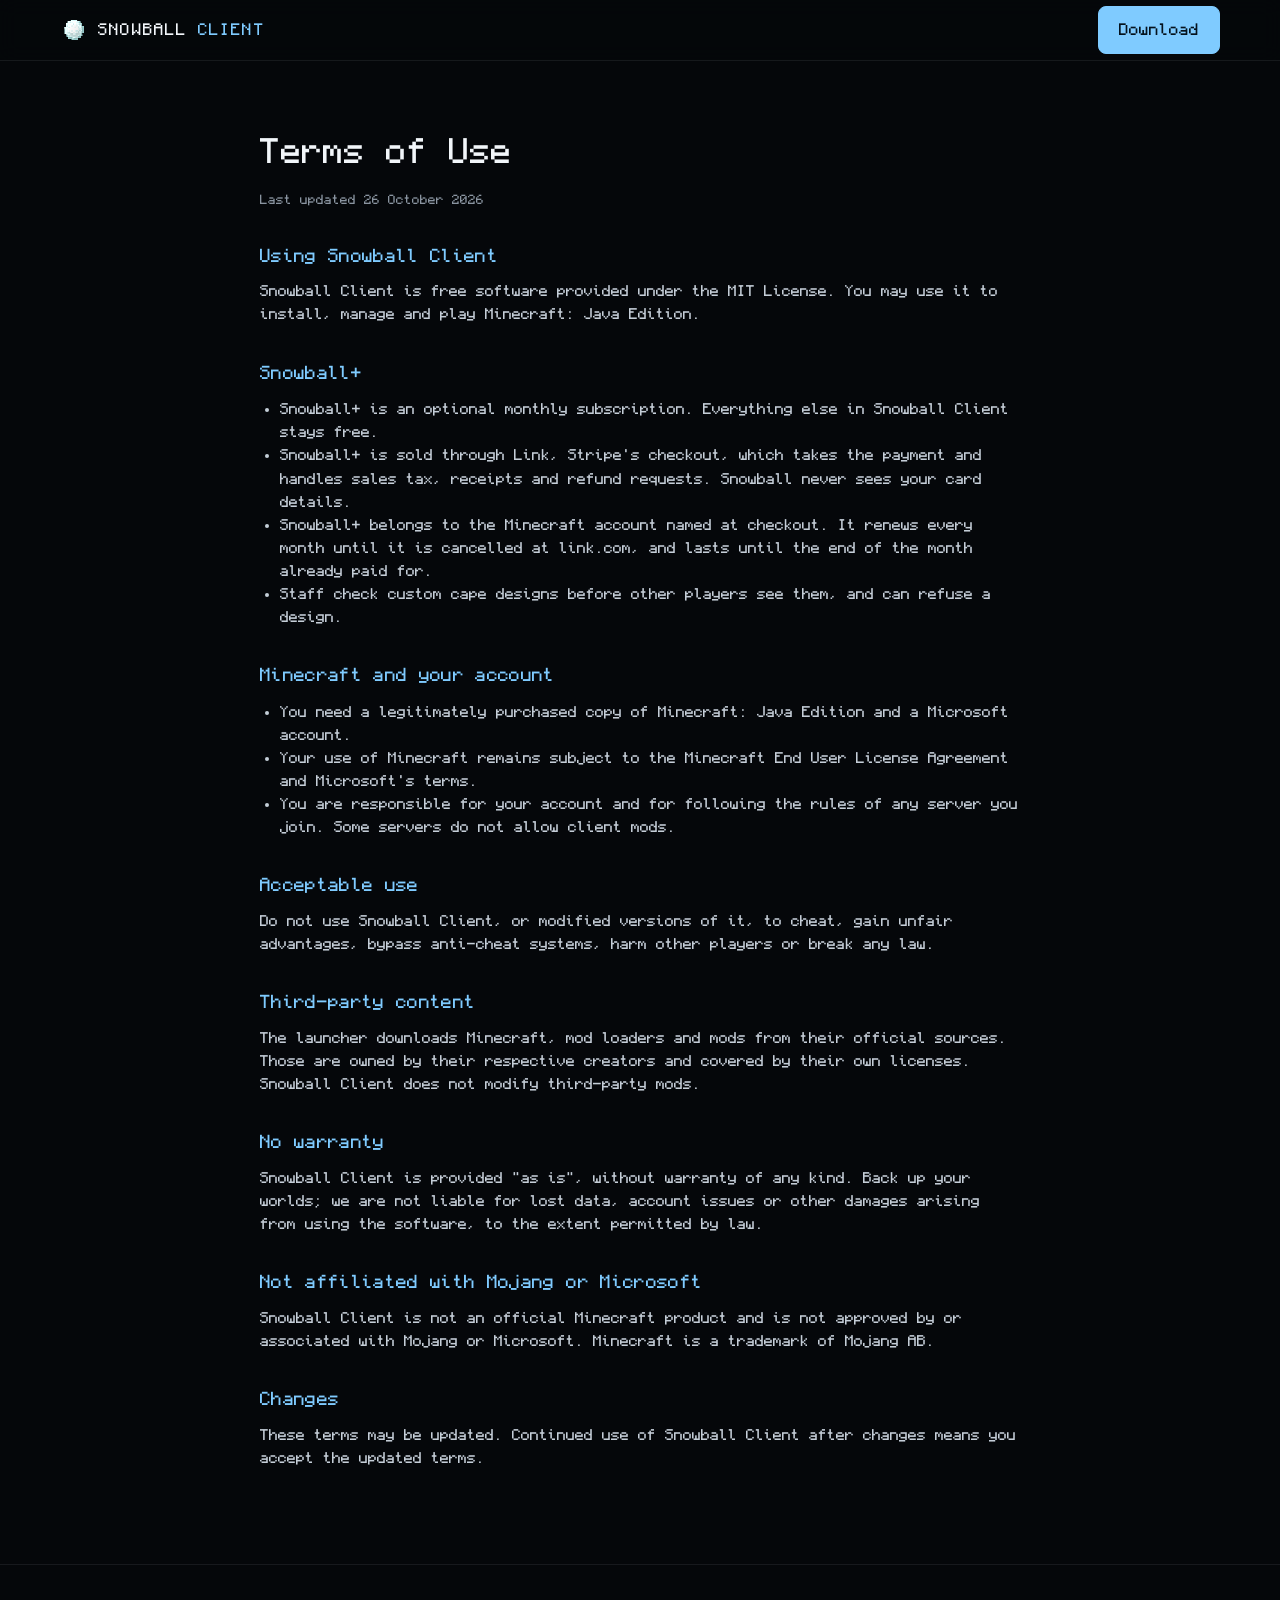
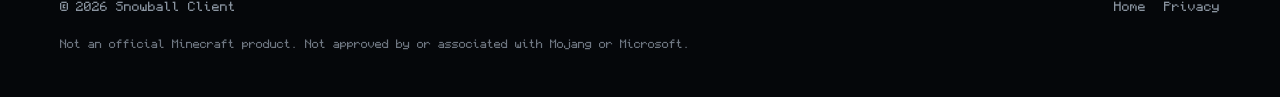
<file: terms.html>
<!doctype html>
<html lang="en">
  <head>
    <meta charset="utf-8" />
    <meta name="viewport" content="width=device-width, initial-scale=1" />
    <title>Terms of Use - Snowball Client</title>
    <meta name="theme-color" content="#05070a" />
    <link rel="icon" type="image/png" href="assets/logo.png" />
    <link rel="stylesheet" href="styles.css?v=7" />
  </head>
  <body>
    <header class="site-header">
      <div class="wrap">
        <a class="brand" href="index.html"><img src="assets/logo.png" alt="" />SNOWBALL <span>CLIENT</span></a>
        <a class="btn primary" href="index.html#download" style="margin-left:auto">Download</a>
      </div>
    </header>

    <main class="wrap doc">
      <h1>Terms of Use</h1>
      <p class="updated">Last updated 26 October 2026</p>

      <h2>Using Snowball Client</h2>
      <p>Snowball Client is free software provided under the MIT License. You may use it to install, manage and play Minecraft: Java Edition.</p>

      <h2>Snowball+</h2>
      <ul>
        <li>Snowball+ is an optional monthly subscription. Everything else in Snowball Client stays free.</li>
        <li>Snowball+ is sold through Link, Stripe's checkout, which takes the payment and handles sales tax, receipts and refund requests. Snowball never sees your card details.</li>
        <li>Snowball+ belongs to the Minecraft account named at checkout. It renews every month until it is cancelled at link.com, and lasts until the end of the month already paid for.</li>
        <li>Staff check custom cape designs before other players see them, and can refuse a design.</li>
      </ul>

      <h2>Minecraft and your account</h2>
      <ul>
        <li>You need a legitimately purchased copy of Minecraft: Java Edition and a Microsoft account.</li>
        <li>Your use of Minecraft remains subject to the Minecraft End User License Agreement and Microsoft's terms.</li>
        <li>You are responsible for your account and for following the rules of any server you join. Some servers do not allow client mods.</li>
      </ul>

      <h2>Acceptable use</h2>
      <p>Do not use Snowball Client, or modified versions of it, to cheat, gain unfair advantages, bypass anti-cheat systems, harm other players or break any law.</p>

      <h2>Third-party content</h2>
      <p>The launcher downloads Minecraft, mod loaders and mods from their official sources. Those are owned by their respective creators and covered by their own licenses. Snowball Client does not modify third-party mods.</p>

      <h2>No warranty</h2>
      <p>Snowball Client is provided "as is", without warranty of any kind. Back up your worlds; we are not liable for lost data, account issues or other damages arising from using the software, to the extent permitted by law.</p>

      <h2>Not affiliated with Mojang or Microsoft</h2>
      <p>Snowball Client is not an official Minecraft product and is not approved by or associated with Mojang or Microsoft. Minecraft is a trademark of Mojang AB.</p>

      <h2>Changes</h2>
      <p>These terms may be updated. Continued use of Snowball Client after changes means you accept the updated terms.</p>
    </main>

    <footer>
      <div class="wrap">
        <span>&copy; 2026 Snowball Client</span>
        <div class="links">
          <a href="index.html">Home</a>
          <a href="privacy.html">Privacy</a>
        </div>
        <p class="disclaimer">Not an official Minecraft product. Not approved by or associated with Mojang or Microsoft.</p>
      </div>
    </footer>
  </body>
</html>
</file>
<file: styles.css>
@font-face {
  font-family: 'Monocraft';
  src: url('assets/fonts/monocraft.ttf') format('truetype');
  font-display: swap;
}

/* The first block is Snowball's shared design tokens (design/tokens.json); launcher/test/design.test.ts
   checks them against the launcher's own stylesheet, so change them there first. */
:root {
  --bg: #05070a;
  --surface: #0b0f14;
  --surface-2: #10151c;
  --border: rgba(221, 243, 255, 0.08);
  --border-strong: rgba(221, 243, 255, 0.16);
  --accent: #7fcbff;
  --accent-soft: rgba(127, 203, 255, 0.14);
  --text: #f2f6fa;
  --muted: #8a94a0;
  --radius: 10px;
  --max: 1160px;
}

:root {
  --text-2: #c3ccd6;
  --accent-line: rgba(127, 203, 255, 0.4);
  --shadow: 0 24px 60px rgba(0, 0, 0, 0.45);
}

* {
  box-sizing: border-box;
}

html {
  scroll-behavior: smooth;
  scroll-padding-top: 72px;
}

body {
  margin: 0;
  background: var(--bg);
  color: var(--text);
  font-family: 'Monocraft', Consolas, 'Courier New', monospace;
  font-size: 15px;
  line-height: 1.65;
  -webkit-font-smoothing: antialiased;
}

::selection {
  background: rgba(127, 203, 255, 0.35);
}

a {
  color: var(--accent);
  text-decoration: none;
}

a:hover {
  text-decoration: underline;
}

img {
  max-width: 100%;
  height: auto;
  display: block;
}

h1,
h2,
h3 {
  font-weight: 400;
  margin: 0;
}

.wrap {
  width: min(var(--max), calc(100% - 40px));
  margin: 0 auto;
}

.wrap.narrow {
  max-width: 820px;
}

.center {
  text-align: center;
  margin-left: auto;
  margin-right: auto;
}

.muted {
  color: var(--muted);
}

.sprite {
  position: absolute;
  width: 0;
  height: 0;
  overflow: hidden;
}

.ic {
  width: 18px;
  height: 18px;
  flex-shrink: 0;
  fill: none;
  stroke: currentColor;
  stroke-width: 1.7;
  stroke-linecap: round;
  stroke-linejoin: round;
}

:focus-visible {
  outline: 2px solid var(--accent);
  outline-offset: 3px;
}

/* ---------- header ---------- */
.site-header {
  position: sticky;
  top: 0;
  z-index: 20;
  background: rgba(5, 7, 10, 0.86);
  backdrop-filter: blur(10px);
  -webkit-backdrop-filter: blur(10px);
  border-bottom: 1px solid var(--border);
}

.site-header .wrap {
  display: flex;
  align-items: center;
  gap: 28px;
  height: 60px;
}

.brand {
  display: flex;
  align-items: center;
  gap: 10px;
  color: var(--text);
  letter-spacing: 0.08em;
  white-space: nowrap;
}

.brand:hover {
  text-decoration: none;
}

.brand img {
  width: 28px;
  height: 28px;
  image-rendering: pixelated;
}

.brand span {
  color: var(--accent);
}

.brand.small {
  font-size: 13px;
}

.brand.small img {
  width: 22px;
  height: 22px;
}

.nav {
  margin-left: auto;
  display: flex;
  gap: 26px;
}

.nav a {
  color: var(--muted);
  font-size: 13px;
}

.nav a:hover {
  color: var(--text);
  text-decoration: none;
}

/* ---------- buttons ---------- */
.btn {
  display: inline-flex;
  align-items: center;
  justify-content: center;
  gap: 10px;
  padding: 11px 20px;
  border-radius: 8px;
  border: 1px solid var(--border-strong);
  background: var(--surface-2);
  color: var(--text);
  font: inherit;
  white-space: nowrap;
  cursor: pointer;
  transition: background 0.15s, border-color 0.15s;
}

.btn:hover {
  text-decoration: none;
  border-color: rgba(221, 243, 255, 0.34);
  background: #151c25;
}

.btn.primary {
  background: var(--accent);
  border-color: var(--accent);
  color: #04121d;
}

.btn.primary:hover {
  background: #a6dcff;
  border-color: #a6dcff;
}

.btn.small {
  padding: 7px 14px;
  font-size: 13px;
}

.btn.big {
  padding: 14px 24px;
  font-size: 15px;
}

.btn small {
  font-size: 12px;
  opacity: 0.7;
}

/* ---------- screenshots ---------- */
.shot {
  margin: 0;
  border: 1px solid var(--border-strong);
  border-radius: var(--radius);
  background: var(--surface);
  overflow: hidden;
}

.shot img {
  width: 100%;
  height: auto;
  aspect-ratio: 16 / 9;
  object-fit: cover;
}

.shot figcaption {
  padding: 9px 14px;
  border-top: 1px solid var(--border);
  color: var(--muted);
  font-size: 12px;
}

/* ---------- hero ---------- */
.hero {
  position: relative;
  overflow: hidden;
  border-bottom: 1px solid var(--border);
}

.hero-bg {
  position: absolute;
  inset: 0;
  width: 100%;
  height: 100%;
  object-fit: cover;
  object-position: 50% 60%;
}

/* Darkens the screenshot behind the words so they stay readable, and fades it into the page. */
.hero::after {
  content: '';
  position: absolute;
  inset: 0;
  background:
    linear-gradient(90deg, rgba(5, 7, 10, 0.92) 0%, rgba(5, 7, 10, 0.72) 45%, rgba(5, 7, 10, 0.45) 100%),
    linear-gradient(180deg, rgba(5, 7, 10, 0.2) 0%, rgba(5, 7, 10, 0) 50%, var(--bg) 100%);
}

.hero-grid {
  position: relative;
  z-index: 1;
  display: grid;
  grid-template-columns: minmax(0, 1fr) minmax(0, 1fr);
  gap: 56px;
  align-items: center;
  padding: 84px 0 92px;
}

.pill {
  display: inline-flex;
  align-items: center;
  gap: 10px;
  padding: 4px 14px 4px 4px;
  margin-bottom: 26px;
  border: 1px solid var(--accent-line);
  border-radius: 999px;
  background: rgba(5, 7, 10, 0.6);
  color: #d6ecfb;
  font-size: 12px;
}

.pill b {
  padding: 2px 8px;
  border-radius: 999px;
  background: var(--accent);
  color: #04121d;
  font-weight: 400;
  font-size: 11px;
  letter-spacing: 0.08em;
}

.pill:hover {
  text-decoration: none;
  border-color: var(--accent);
}

.hero h1 {
  display: flex;
  align-items: center;
  flex-wrap: wrap;
  gap: 0 0.3em;
  font-size: clamp(32px, 4.6vw, 56px);
  line-height: 1.1;
  letter-spacing: 0.04em;
}

.hero h1 img {
  width: 1.05em;
  height: 1.05em;
  image-rendering: pixelated;
}

.hero h1 span {
  color: var(--accent);
}

.tagline {
  margin: 18px 0 12px;
  font-size: clamp(17px, 1.7vw, 20px);
  line-height: 1.45;
  color: var(--text);
}

.hero .lead {
  margin: 0 0 30px;
  max-width: 540px;
  color: var(--text-2);
}

.hero-actions {
  display: flex;
  flex-wrap: wrap;
  gap: 12px;
}

.hero-meta {
  margin: 18px 0 0;
  color: var(--muted);
  font-size: 12px;
}

.hero-meta b,
.note b {
  margin: 0 6px;
  color: rgba(127, 203, 255, 0.45);
  font-weight: 400;
}

.hero-shot {
  box-shadow: var(--shadow);
}

/* ---------- facts ---------- */
.facts {
  padding: 0;
  border-bottom: 1px solid var(--border);
}

.facts-row {
  display: grid;
  grid-template-columns: repeat(4, 1fr);
}

.facts-row div {
  padding: 22px 18px;
}

.facts-row div + div {
  border-left: 1px solid var(--border);
}

.facts-row strong {
  display: block;
  font-weight: 400;
  font-size: 17px;
}

.facts-row strong a {
  color: inherit;
  border-bottom: 1px dashed var(--muted);
}

.facts-row strong a:hover {
  text-decoration: none;
  border-bottom-color: var(--accent);
}

.facts-row span {
  color: var(--muted);
  font-size: 12px;
}

/* ---------- sections ---------- */
section {
  padding: 96px 0;
}

section + section:not(.facts) {
  border-top: 1px solid var(--border);
}

.facts + section {
  border-top: 0;
}

.eyebrow {
  margin: 0 0 10px;
  color: var(--accent);
  font-size: 12px;
  letter-spacing: 0.2em;
}

h2 {
  font-size: clamp(25px, 3.1vw, 36px);
  line-height: 1.22;
  letter-spacing: 0.02em;
  margin-bottom: 14px;
  max-width: 820px;
}

h2.center {
  text-align: center;
}

.lead {
  color: var(--muted);
  max-width: 680px;
  margin: 0 0 36px;
}

h2.center,
.lead.center {
  margin-left: auto;
  margin-right: auto;
}

.note {
  color: var(--muted);
  font-size: 12px;
  margin: 18px 0 0;
}

h3 {
  font-size: 16px;
  letter-spacing: 0.03em;
}

/* ---------- new in this version ---------- */
.new-grid {
  display: grid;
  grid-template-columns: 1fr 1fr;
  gap: 28px;
  margin-top: 36px;
}

.new-item h3 {
  margin: 18px 0 8px;
  font-size: 18px;
}

.new-item p {
  margin: 0;
  color: var(--muted);
  font-size: 14px;
}

.since {
  display: grid;
  grid-template-columns: minmax(0, 7fr) minmax(0, 5fr);
  gap: 40px;
  align-items: center;
  margin-top: 56px;
  padding: 28px 30px;
  border: 1px solid var(--border);
  border-radius: var(--radius);
  background: var(--surface);
}

.since-title {
  grid-column: 1 / -1;
  margin: 0 0 -16px;
  color: var(--accent);
  font-size: 12px;
  letter-spacing: 0.2em;
  text-transform: uppercase;
}

.since-list {
  list-style: none;
  margin: 0;
  padding: 0;
  display: grid;
  grid-template-columns: 1fr 1fr;
  gap: 14px 28px;
}

.since-list li {
  color: var(--muted);
  font-size: 13px;
  line-height: 1.55;
}

.since-list b {
  display: block;
  color: var(--text);
  font-weight: 400;
}

.capes {
  display: grid;
  grid-template-columns: repeat(8, 1fr);
  gap: 10px;
  align-items: end;
}

.capes img {
  width: 100%;
  height: auto;
  image-rendering: pixelated;
  transition: transform 0.2s ease;
}

.capes img:hover {
  transform: translateY(-4px);
}

/* ---------- screenshot tour ---------- */
.tabs {
  display: flex;
  flex-wrap: wrap;
  gap: 8px;
  margin-bottom: 22px;
}

.tabs button {
  padding: 8px 16px;
  border: 1px solid var(--border-strong);
  border-radius: 8px;
  background: transparent;
  color: var(--muted);
  font: inherit;
  font-size: 13px;
  cursor: pointer;
  transition: color 0.15s, border-color 0.15s, background 0.15s;
}

.tabs button:hover {
  color: var(--text);
  border-color: rgba(221, 243, 255, 0.34);
}

.tabs button[aria-selected='true'] {
  color: var(--text);
  border-color: var(--accent);
  background: var(--accent-soft);
}

.tab-panel {
  display: grid;
  grid-template-columns: minmax(0, 8fr) minmax(0, 3fr);
  gap: 36px;
  align-items: center;
}

.tab-panel[hidden] {
  display: none;
}

.tab-text h3 {
  margin-bottom: 10px;
  font-size: 18px;
}

.tab-text p {
  margin: 0;
  color: var(--muted);
  font-size: 14px;
}

.compare {
  position: relative;
  --pos: 50%;
}

.compare img + img {
  position: absolute;
  inset: 0;
}

.compare-top {
  clip-path: inset(0 calc(100% - var(--pos)) 0 0);
}

.compare-line {
  position: absolute;
  top: 0;
  bottom: 0;
  left: var(--pos);
  width: 2px;
  margin-left: -1px;
  background: #fff;
  box-shadow: 0 0 0 1px rgba(0, 0, 0, 0.35);
  pointer-events: none;
}

.compare-line::after {
  content: '';
  position: absolute;
  top: 50%;
  left: 50%;
  width: 30px;
  height: 30px;
  margin: -15px 0 0 -15px;
  border: 2px solid #fff;
  border-radius: 50%;
  background: rgba(5, 7, 10, 0.55);
}

.compare-tag {
  position: absolute;
  bottom: 12px;
  padding: 3px 9px;
  border-radius: 6px;
  background: rgba(5, 7, 10, 0.72);
  font-size: 11px;
  letter-spacing: 0.06em;
  pointer-events: none;
}

.compare-tag.left {
  left: 12px;
}

.compare-tag.right {
  right: 12px;
}

.compare-range {
  position: absolute;
  inset: 0;
  width: 100%;
  height: 100%;
  margin: 0;
  opacity: 0;
  cursor: ew-resize;
}

.compare:has(.compare-range:focus-visible) {
  outline: 2px solid var(--accent);
  outline-offset: 3px;
}

/* ---------- try it ---------- */
.try .lead.center {
  margin-bottom: 32px;
}

/* ---------- every module ---------- */
/* Ten categories: five across, then two, then one, so no row is left half empty. */
.cat-grid {
  display: grid;
  grid-template-columns: repeat(5, minmax(0, 1fr));
  gap: 1px;
  border: 1px solid var(--border);
  border-radius: var(--radius);
  overflow: hidden;
  background: var(--border);
}

.cat {
  padding: 20px 22px;
  background: var(--bg);
}

.cat h3 {
  display: flex;
  align-items: center;
  gap: 10px;
  margin-bottom: 8px;
  font-size: 13px;
  letter-spacing: 0.12em;
  color: var(--text);
}

.cat h3 .ic {
  color: var(--accent);
}

.cat p {
  margin: 0;
  color: var(--muted);
  font-size: 13px;
  line-height: 1.6;
}

.callouts {
  display: grid;
  grid-template-columns: repeat(4, 1fr);
  gap: 16px;
  margin-top: 28px;
}

.callout {
  padding: 22px;
  border: 1px solid var(--border);
  border-radius: var(--radius);
  background: var(--surface);
}

.callout h3 {
  margin-bottom: 8px;
  font-size: 15px;
}

.callout p {
  margin: 0;
  color: var(--muted);
  font-size: 13px;
}

.badges {
  display: flex;
  align-items: center;
  gap: 16px;
  margin-top: 16px !important;
}

.badges img {
  width: 28px;
  height: 28px;
  image-rendering: pixelated;
}

.badges img.comet {
  width: 33px;
  height: 21px;
}

/* ---------- versions ---------- */
.ver-grid {
  display: grid;
  grid-template-columns: repeat(3, 1fr);
  gap: 16px;
}

.ver {
  padding: 24px;
  border: 1px solid var(--border);
  border-radius: var(--radius);
  background: var(--surface);
}

.ver-num {
  display: block;
  margin-bottom: 10px;
  color: var(--accent);
  font-size: 30px;
  line-height: 1.1;
}

.ver p {
  margin: 0;
  font-size: 14px;
  color: var(--text-2);
}

.ver p.muted {
  margin-top: 10px;
  color: var(--muted);
  font-size: 12px;
}

/* ---------- launcher ---------- */
.split {
  display: grid;
  grid-template-columns: minmax(0, 5fr) minmax(0, 6fr);
  gap: 56px;
  align-items: center;
}

.split .lead {
  margin-bottom: 0;
}

.launcher .shot img {
  aspect-ratio: 16 / 10;
}

.points {
  display: grid;
  grid-template-columns: repeat(3, 1fr);
  gap: 1px;
  margin-top: 56px;
  border: 1px solid var(--border);
  border-radius: var(--radius);
  overflow: hidden;
  background: var(--border);
}

.point {
  padding: 22px 24px;
  background: var(--bg);
}

.point h3 {
  margin-bottom: 6px;
  font-size: 15px;
}

.point p {
  margin: 0;
  color: var(--muted);
  font-size: 13px;
}

details.more {
  margin-top: 16px;
}

.more-list {
  margin: 0;
  padding: 4px 20px 18px 40px;
  columns: 2;
  column-gap: 40px;
  color: var(--muted);
  font-size: 13px;
}

.more-list li {
  break-inside: avoid;
  margin-bottom: 8px;
}

/* ---------- download ---------- */
.download {
  background: linear-gradient(180deg, var(--surface) 0%, var(--bg) 70%);
}

.dl-main {
  display: flex;
  align-items: center;
  justify-content: space-between;
  gap: 28px;
  max-width: 920px;
  margin: 0 auto;
  padding: 26px 28px;
  border: 1px solid var(--accent-line);
  border-radius: 12px;
  background: var(--surface-2);
}

.dl-info {
  display: flex;
  align-items: center;
  gap: 18px;
}

.dl-info img {
  width: 56px;
  height: 56px;
  image-rendering: pixelated;
  flex-shrink: 0;
}

.dl-info h3 {
  margin-bottom: 4px;
  font-size: 17px;
}

.dl-info p {
  margin: 0;
  color: var(--muted);
  font-size: 13px;
}

.dl-alt {
  display: grid;
  grid-template-columns: repeat(3, 1fr);
  gap: 14px;
  max-width: 920px;
  margin: 14px auto 0;
}

.dl-opt {
  display: flex;
  flex-direction: column;
  gap: 6px;
  padding: 18px 20px;
  border: 1px solid var(--border);
  border-radius: var(--radius);
  background: var(--surface);
  color: var(--text);
  transition: border-color 0.15s, background 0.15s;
}

a.dl-opt:hover {
  text-decoration: none;
  border-color: var(--accent-line);
  background: var(--surface-2);
}

.dl-opt b {
  font-weight: 400;
  color: var(--accent);
}

.dl-opt span {
  color: var(--muted);
  font-size: 12px;
  line-height: 1.55;
}

.dl-opt small {
  margin-top: auto;
  padding-top: 6px;
  color: var(--muted);
  font-size: 11px;
}

.mac-links {
  display: flex;
  gap: 16px;
}

.mac-links a {
  font-size: 13px;
}

.steps {
  list-style: none;
  display: flex;
  justify-content: center;
  flex-wrap: wrap;
  gap: 10px 36px;
  margin: 36px auto 0;
  padding: 0;
  color: var(--text-2);
  font-size: 13px;
}

.steps li {
  display: flex;
  align-items: center;
  gap: 10px;
}

.steps b {
  display: grid;
  place-items: center;
  width: 26px;
  height: 26px;
  border: 1px solid var(--accent-line);
  border-radius: 6px;
  color: var(--accent);
  font-weight: 400;
  font-size: 12px;
}

.dl-help {
  max-width: 760px;
  margin: 40px auto 0;
}

.dl-help ol {
  margin: 0;
  padding: 0 20px 6px 42px;
  color: var(--text-2);
  font-size: 13px;
}

.dl-help ol li + li {
  margin-top: 4px;
}

.dl-help b {
  font-weight: 400;
  color: var(--text);
}

dl.sums {
  margin: 0;
  padding: 0 20px 16px;
  font-size: 12px;
}

dl.sums dt {
  margin-top: 8px;
  color: var(--text);
}

dl.sums dd {
  margin: 2px 0 0;
  color: var(--muted);
  overflow-wrap: anywhere;
}

/* ---------- details (FAQ, download help, launcher list) ---------- */
details {
  border: 1px solid var(--border);
  border-radius: var(--radius);
  background: var(--surface);
  margin-bottom: 10px;
  transition: border-color 0.15s;
}

details:hover,
details[open] {
  border-color: var(--border-strong);
}

details summary {
  cursor: pointer;
  padding: 15px 20px;
  list-style: none;
  display: flex;
  gap: 16px;
  justify-content: space-between;
  align-items: center;
}

details summary::-webkit-details-marker {
  display: none;
}

details summary::after {
  content: '+';
  color: var(--accent);
  font-size: 18px;
  line-height: 1;
  flex-shrink: 0;
  transition: transform 0.2s ease;
}

details[open] summary::after {
  transform: rotate(45deg);
}

details > p {
  margin: 0;
  padding: 0 20px 18px;
  color: var(--muted);
  font-size: 13px;
}

/* ---------- closing call ---------- */
.end {
  padding: 88px 0 96px;
}

.end-in {
  display: flex;
  flex-direction: column;
  align-items: center;
  text-align: center;
}

.end-in img {
  width: 72px;
  height: 72px;
  margin-bottom: 18px;
  image-rendering: pixelated;
}

.end-in .lead {
  margin-bottom: 26px;
}

/* ---------- scroll reveal (only when JS is on) ---------- */
.js .reveal {
  opacity: 0;
  transform: translateY(12px);
  transition: opacity 0.5s ease, transform 0.5s ease;
}

.js .reveal.in {
  opacity: 1;
  transform: none;
}

/* ---------- Snowball+ store ---------- */
.store {
  max-width: 920px;
  padding: 64px 0 80px;
}

.store h1 {
  display: flex;
  align-items: center;
  gap: 14px;
  font-size: 32px;
  letter-spacing: 0.06em;
  margin: 0 0 10px;
}

.store h1 img {
  width: 32px;
  height: 32px;
  image-rendering: pixelated;
}

.store h1 em {
  font-style: normal;
  color: var(--accent);
}

.store-thanks {
  margin: 0 0 14px;
  padding: 14px 18px;
  border: 1px solid var(--accent-line);
  border-radius: var(--radius);
  background: var(--accent-soft);
  font-size: 13px;
}

.plus-buy {
  display: flex;
  align-items: flex-end;
  justify-content: space-between;
  gap: 28px;
  padding: 24px 28px;
  border: 1px solid var(--accent-line);
  border-radius: 12px;
  background: var(--surface-2);
}

.plus-price h2 {
  font-size: 17px;
  margin: 0 0 4px;
}

.plus-price p {
  margin: 0;
  color: var(--accent);
}

.plus-form {
  flex: 0 1 420px;
}

.plus-form label {
  display: block;
  margin-bottom: 6px;
  color: var(--muted);
  font-size: 12px;
}

.plus-row {
  display: flex;
  gap: 10px;
}

.plus-row input {
  flex: 1;
  min-width: 0;
  padding: 10px 14px;
  border: 1px solid var(--border-strong);
  border-radius: 8px;
  background: var(--bg);
  color: var(--text);
  font: inherit;
}

.plus-row input:focus-visible {
  outline-offset: 0;
}

.plus-row .btn:disabled {
  opacity: 0.55;
  cursor: default;
}

.plus-msg {
  min-height: 1.65em;
  margin: 6px 0 0;
  color: var(--text-2);
  font-size: 12px;
}

.store-h {
  font-size: 20px;
  margin: 56px 0 18px;
}

.plus-perks {
  display: grid;
  grid-template-columns: 1fr 1fr;
  gap: 14px;
}

.plus-perk {
  padding: 18px 20px;
  border: 1px solid var(--border);
  border-radius: var(--radius);
  background: var(--surface);
}

.plus-perk h3 {
  margin-bottom: 6px;
  color: var(--accent);
}

.plus-perk p {
  margin: 0;
  color: var(--muted);
  font-size: 13px;
}

.plus-perk .plus-capes {
  grid-template-columns: repeat(3, 40px);
  margin-top: 12px;
}

.steps.plus-steps {
  flex-direction: column;
  align-items: flex-start;
  margin: 0;
}

.plus-steps li {
  align-items: flex-start;
}

.plus-steps b {
  flex-shrink: 0;
}

/* ---------- legal pages ---------- */
.doc {
  max-width: 760px;
  padding: 64px 0 80px;
}

.doc h1 {
  font-size: 32px;
  margin: 0 0 6px;
}

.doc .updated {
  color: var(--muted);
  font-size: 12px;
  margin-bottom: 36px;
}

.doc h2 {
  font-size: 17px;
  color: var(--accent);
  margin: 36px 0 10px;
}

.doc p,
.doc li {
  color: #c5ced8;
  font-size: 14px;
}

.doc ul {
  padding-left: 20px;
}

.not-found {
  text-align: center;
  padding: 120px 0;
}

.not-found img {
  width: 96px;
  margin: 0 auto 24px;
  image-rendering: pixelated;
  opacity: 0.85;
}

.not-found h1 {
  font-size: 48px;
  margin: 0;
  color: var(--accent);
}

.not-found p {
  color: var(--muted);
  margin: 8px 0 28px;
}

/* ---------- footer ---------- */
footer {
  padding: 32px 0 44px;
  color: var(--muted);
  font-size: 12px;
  border-top: 1px solid var(--border);
}

footer .wrap {
  display: flex;
  flex-wrap: wrap;
  gap: 18px;
  align-items: center;
}

footer .links {
  margin-left: auto;
  display: flex;
  flex-wrap: wrap;
  gap: 18px;
}

footer a {
  color: var(--muted);
}

footer a:hover {
  color: var(--text);
}

footer .disclaimer {
  flex-basis: 100%;
  margin: 0;
  font-size: 11px;
  opacity: 0.8;
}

@media (prefers-reduced-motion: reduce) {
  html {
    scroll-behavior: auto;
  }
  .js .reveal {
    opacity: 1;
    transform: none;
    transition: none;
  }
  .capes img,
  details summary::after {
    transition: none;
  }
}

/* ---------- smaller screens ---------- */
@media (max-width: 1100px) {
  .hero-grid {
    grid-template-columns: 1fr;
    gap: 40px;
    padding: 64px 0 72px;
  }
  .hero-shot {
    max-width: 760px;
  }
  .hero::after {
    background: linear-gradient(180deg, rgba(5, 7, 10, 0.78) 0%, rgba(5, 7, 10, 0.7) 55%, var(--bg) 100%);
  }
}

@media (max-width: 1000px) {
  .split {
    grid-template-columns: 1fr;
    gap: 40px;
  }
  .tab-panel {
    grid-template-columns: 1fr;
    gap: 20px;
  }
  .callouts,
  .cat-grid {
    grid-template-columns: 1fr 1fr;
  }
  .since {
    grid-template-columns: 1fr;
    gap: 28px;
  }
  .since-title {
    margin-bottom: -8px;
  }
}

@media (max-width: 760px) {
  section {
    padding: 64px 0;
  }
  .nav {
    display: none;
  }
  .site-header .btn.small {
    margin-left: auto;
  }
  .facts-row {
    grid-template-columns: 1fr 1fr;
  }
  .facts-row div:nth-child(3) {
    border-left: 0;
  }
  .facts-row div:nth-child(n + 3) {
    border-top: 1px solid var(--border);
  }
  .new-grid,
  .ver-grid,
  .points,
  .dl-alt,
  .since-list,
  .plus-perks {
    grid-template-columns: 1fr;
  }
  .plus-buy {
    flex-direction: column;
    align-items: stretch;
    padding: 22px;
  }
  .plus-form {
    flex-basis: auto;
  }
  .capes {
    grid-template-columns: repeat(4, 1fr);
    max-width: 320px;
  }
  .dl-main {
    flex-direction: column;
    align-items: stretch;
    padding: 22px;
  }
  .more-list {
    columns: 1;
  }
  .compare-tag {
    font-size: 9px;
    bottom: 8px;
  }
}

@media (max-width: 560px) {
  .wrap {
    width: calc(100% - 32px);
  }
  .callouts,
  .cat-grid {
    grid-template-columns: 1fr;
  }
  .hero-actions .btn {
    flex: 1 1 100%;
  }
  .brand {
    font-size: 13px;
  }
  .since {
    padding: 22px 20px;
  }
  footer .links {
    margin-left: 0;
  }
}
</file>
<file: demo.css>
/* Interactive menu demo. Everything inside is sized in --u, one in-game GUI unit:
   the demo is 496 units tall, like the menu on a 1080p screen. */
.wrap.wide {
  width: min(1280px, calc(100% - 40px));
}

.demo {
  position: relative;
  aspect-ratio: 16 / 9;
  container-type: size;
  overflow: hidden;
  border: 1px solid var(--border-strong);
  border-radius: var(--radius);
  background: #0b1016;
  box-shadow: var(--shadow);
  -webkit-user-select: none;
  user-select: none;
}

.demo noscript img {
  width: 100%;
  height: 100%;
  object-fit: cover;
}

.demo-in {
  --u: calc(100cqh / 496);
  position: absolute;
  inset: 0;
  font-size: calc(var(--u) * 8);
  line-height: 1.2;
}

.demo [hidden] {
  display: none !important;
}

.demo-scene {
  position: absolute;
  inset: 0;
  background: #1b2735 url('assets/scene-sunset.jpg') center / cover no-repeat;
  transition: transform 0.25s ease, filter 0.25s ease;
}

.demo-scene::after {
  content: '';
  position: absolute;
  inset: 0;
  background: radial-gradient(ellipse at 50% 50%, rgba(3, 5, 8, 0.2), rgba(3, 5, 8, 0.5));
  transition: opacity 0.25s ease;
}

.demo:not(.open) .demo-scene::after {
  opacity: 0;
}

.demo.fullbright .demo-scene {
  filter: brightness(1.4) saturate(1.05);
}

.demo.zooming .demo-scene {
  transform: scale(1.8);
}

/* ---------- wheel ---------- */
.demo .wheel {
  position: absolute;
  left: calc(50% - var(--u) * 124);
  top: calc(50% - var(--u) * 124);
  width: calc(var(--u) * 248);
  height: calc(var(--u) * 248);
  overflow: visible;
  opacity: 0;
  transform: scale(0.88);
  pointer-events: none;
  transition: opacity 0.22s ease, transform 0.22s cubic-bezier(0.2, 0.8, 0.2, 1);
}

.demo.open .wheel {
  opacity: 1;
  transform: none;
  pointer-events: auto;
}

.w-ring {
  fill: none;
  stroke: rgba(221, 243, 255, 0.07);
  stroke-width: 0.8;
}

.w-rim {
  fill: #141b23;
  stroke: rgba(221, 243, 255, 0.16);
  stroke-width: 0.8;
}

.w-base {
  fill: #34414e;
}

.w-seg {
  fill: rgba(9, 13, 18, 0.97);
  cursor: pointer;
  outline: none;
  transition: fill 0.15s;
}

.w-seg:hover {
  fill: #19232d;
}

.w-seg:focus-visible {
  stroke: var(--accent);
  stroke-width: 1.2;
}

.w-dot {
  fill: rgba(221, 243, 255, 0.4);
}

.w-sel {
  pointer-events: none;
}

.w-sel-fill {
  fill: url(#wSel);
}

.w-sel-edge {
  fill: none;
  stroke: #e6f6ff;
  stroke-width: 1.4;
}

.w-sel-rim {
  fill: none;
  stroke: #7fcbff;
  stroke-width: 7;
  opacity: 0.45;
}

.w-sel-glow {
  fill: none;
  stroke: #7fcbff;
  stroke-width: 9;
  opacity: 0.55;
}

.w-hubring {
  fill: #2a3541;
}

.w-hub {
  fill: url(#wHub);
  stroke: rgba(221, 243, 255, 0.14);
  stroke-width: 0.8;
}

.w-logo {
  image-rendering: pixelated;
  pointer-events: none;
}

.w-label {
  pointer-events: none;
  color: #aeb8c4;
  fill: currentColor;
  transition: color 0.15s;
}

.w-label.sel {
  color: #ffffff;
}

.w-ic {
  fill: none;
  stroke: currentColor;
  stroke-width: 2.6;
  stroke-linecap: round;
  stroke-linejoin: round;
}

/* Only the chosen segment names itself; its icon moves up to make room. */
.w-label text {
  display: none;
}

.w-label.sel text {
  display: inline;
}

.w-lift {
  transition: transform 0.15s ease;
}

.w-label.sel .w-lift {
  transform: translateY(-7px);
}

.w-label.two.sel .w-lift {
  transform: translateY(-9.5px);
}

.w-label text,
.w-hubtext {
  font-family: 'Monocraft', Consolas, 'Courier New', monospace;
  font-size: 7px;
  text-anchor: middle;
  dominant-baseline: central;
}

.w-hubtext {
  fill: #8a94a0;
  font-size: 7px;
  pointer-events: none;
}

/* ---------- side panel ---------- */
.demo .panel {
  position: absolute;
  left: calc(50% + var(--u) * 122);
  top: 50%;
  width: calc(var(--u) * 210);
  padding-bottom: calc(var(--u) * 3);
  background: rgba(7, 9, 12, 0.92);
  border: max(1px, calc(var(--u) * 0.8)) solid rgba(221, 243, 255, 0.13);
  border-radius: calc(var(--u) * 3);
  box-shadow: 0 calc(var(--u) * 8) calc(var(--u) * 30) rgba(0, 0, 0, 0.45);
  opacity: 0;
  transform: translate(calc(var(--u) * 8), -50%);
  pointer-events: none;
  transition: opacity 0.22s ease 0.04s, transform 0.22s cubic-bezier(0.2, 0.8, 0.2, 1) 0.04s;
}

.demo.open .panel {
  opacity: 1;
  transform: translate(0, -50%);
  pointer-events: auto;
}

.p-head {
  position: relative;
  display: flex;
  align-items: center;
  gap: calc(var(--u) * 5);
  height: calc(var(--u) * 30);
  padding: 0 calc(var(--u) * 11);
}

.p-head::before,
.p-head::after {
  content: '';
  position: absolute;
  left: calc(var(--u) * 10);
  bottom: calc(var(--u) * 2);
  height: max(1px, var(--u));
}

.p-head::before {
  right: calc(var(--u) * 10);
  background: rgba(221, 243, 255, 0.08);
}

.p-head::after {
  width: calc(var(--u) * 32);
  background: var(--accent);
}

.p-icon {
  flex-shrink: 0;
  width: calc(var(--u) * 8);
  height: calc(var(--u) * 8);
  fill: none;
  stroke: var(--accent);
  stroke-width: 2.2;
  stroke-linecap: round;
  stroke-linejoin: round;
}

.p-title {
  color: #ffffff;
  font-size: calc(var(--u) * 12.5);
  letter-spacing: 0.02em;
}

.p-count {
  margin-left: auto;
  color: var(--muted);
  font-size: calc(var(--u) * 7);
}

.p-count.accent {
  color: var(--accent);
}

.p-search {
  display: flex;
  align-items: center;
  gap: calc(var(--u) * 4);
  height: calc(var(--u) * 15);
  margin: calc(var(--u) * 2) calc(var(--u) * 6) calc(var(--u) * 4);
  padding: 0 calc(var(--u) * 5);
  border: max(1px, calc(var(--u) * 0.8)) solid rgba(221, 243, 255, 0.13);
  border-radius: calc(var(--u) * 4);
  background: rgba(221, 243, 255, 0.035);
  cursor: text;
}

.p-search:focus-within {
  border-color: var(--accent);
  background: rgba(221, 243, 255, 0.07);
}

.p-search svg {
  flex-shrink: 0;
  width: calc(var(--u) * 7);
  height: calc(var(--u) * 7);
  fill: none;
  stroke: var(--muted);
  stroke-width: 1.6;
}

.p-search:focus-within svg {
  stroke: var(--accent);
}

.p-search input {
  flex: 1;
  min-width: 0;
  height: 100%;
  padding: 0;
  border: 0;
  outline: none;
  background: transparent;
  color: var(--text);
  font: inherit;
  font-size: calc(var(--u) * 7.5);
}

.p-search input::placeholder {
  color: rgba(138, 148, 160, 0.85);
}

.p-cards {
  display: grid;
  grid-template-columns: 1fr 1fr;
  gap: calc(var(--u) * 4);
  padding: 0 calc(var(--u) * 6) calc(var(--u) * 4);
}

.p-card {
  position: relative;
  display: flex;
  flex-direction: column;
  justify-content: center;
  gap: calc(var(--u) * 2);
  height: calc(var(--u) * 28);
  padding: 0 calc(var(--u) * 7);
  border: max(1px, calc(var(--u) * 0.8)) solid rgba(221, 243, 255, 0.13);
  border-radius: calc(var(--u) * 4);
  background: rgba(221, 243, 255, 0.04);
  color: #b9c3cd;
  font: inherit;
  text-align: left;
  cursor: pointer;
  transition: background 0.15s, border-color 0.15s;
}

.p-card:hover,
.p-card:focus-visible {
  outline: none;
  background: rgba(221, 243, 255, 0.09);
  border-color: rgba(221, 243, 255, 0.35);
}

.p-card b {
  font-size: calc(var(--u) * 8);
  font-weight: 400;
  letter-spacing: 0.02em;
}

.p-card small {
  color: var(--muted);
  font-size: calc(var(--u) * 7);
}

.p-card.sel {
  background: rgba(127, 203, 255, 0.2);
  border-color: var(--accent);
  color: #ffffff;
}

.p-card.sel::after {
  content: '';
  position: absolute;
  top: calc(var(--u) * 5);
  right: calc(var(--u) * 6);
  width: calc(var(--u) * 4);
  height: calc(var(--u) * 4);
  border-radius: 50%;
  background: var(--accent);
}

.p-rows {
  max-height: calc(var(--u) * 240);
  overflow-y: auto;
  overscroll-behavior: contain;
  padding: 0 calc(var(--u) * 6);
  scrollbar-width: none;
}

.p-rows::-webkit-scrollbar {
  display: none;
}

.p-rows.swap {
  animation: p-swap 0.2s ease;
}

@keyframes p-swap {
  from {
    opacity: 0;
    transform: translateX(calc(var(--u) * 4));
  }
}

.p-row {
  position: relative;
  display: flex;
  align-items: center;
  gap: calc(var(--u) * 4);
  width: 100%;
  height: calc(var(--u) * 27);
  margin: 0 0 calc(var(--u) * 3);
  padding: 0 calc(var(--u) * 5) 0 calc(var(--u) * 8);
  border: 0;
  border-radius: calc(var(--u) * 2);
  background: rgba(221, 243, 255, 0.035);
  color: #c9d1da;
  font: inherit;
  text-align: left;
  cursor: pointer;
  transition: background 0.15s;
}

.p-row:hover,
.p-row:focus-visible {
  background: rgba(221, 243, 255, 0.085);
  outline: none;
}

.p-row:focus-visible {
  box-shadow: inset 0 0 0 max(1px, calc(var(--u) * 0.8)) rgba(127, 203, 255, 0.6);
}

.p-row.on {
  color: #ffffff;
}

.p-row.on::before {
  content: '';
  position: absolute;
  left: calc(var(--u) * -2.5);
  top: calc(var(--u) * 6);
  width: calc(var(--u) * 1.8);
  height: calc(var(--u) * 15);
  background: var(--accent);
}

.p-text {
  flex: 1;
  min-width: 0;
  display: flex;
  flex-direction: column;
  justify-content: center;
  gap: calc(var(--u) * 2.5);
}

.p-line {
  display: flex;
  align-items: baseline;
  gap: calc(var(--u) * 6);
  min-width: 0;
}

.p-name {
  flex: 1;
  min-width: 0;
  overflow: hidden;
  font-size: calc(var(--u) * 8);
  white-space: nowrap;
  text-overflow: ellipsis;
}

.p-desc {
  overflow: hidden;
  color: rgba(138, 148, 160, 0.95);
  font-size: calc(var(--u) * 7);
  white-space: nowrap;
  text-overflow: ellipsis;
}

.p-status {
  flex-shrink: 0;
  color: var(--muted);
  font-size: calc(var(--u) * 7);
  letter-spacing: 0.03em;
  white-space: nowrap;
}

.p-empty {
  margin: 0;
  padding: calc(var(--u) * 8) calc(var(--u) * 6);
  color: var(--muted);
  font-size: calc(var(--u) * 7.5);
}

.p-dots {
  flex-shrink: 0;
  display: grid;
  place-items: center;
  width: calc(var(--u) * 7);
  height: calc(var(--u) * 15);
}

.p-dots::before {
  content: '';
  width: calc(var(--u) * 1.5);
  height: calc(var(--u) * 1.5);
  background: #aeb8c4;
  box-shadow: 0 calc(var(--u) * -2.6) 0 #aeb8c4, 0 calc(var(--u) * 2.6) 0 #aeb8c4;
}

.p-dots:hover::before {
  background: #ffffff;
  box-shadow: 0 calc(var(--u) * -2.6) 0 #ffffff, 0 calc(var(--u) * 2.6) 0 #ffffff;
}

.p-switch {
  position: relative;
  flex-shrink: 0;
  width: calc(var(--u) * 21);
  height: calc(var(--u) * 10);
  border-radius: 999px;
  background: #1a2029;
  box-shadow: inset 0 0 0 max(1px, calc(var(--u) * 0.7)) rgba(221, 243, 255, 0.1);
  transition: background 0.18s, box-shadow 0.18s;
}

.p-switch::after {
  content: '';
  position: absolute;
  top: calc(var(--u) * 1.5);
  left: calc(var(--u) * 1.5);
  width: calc(var(--u) * 7);
  height: calc(var(--u) * 7);
  border-radius: 50%;
  background: #4d5663;
  transition: transform 0.18s cubic-bezier(0.2, 0.8, 0.2, 1), background 0.18s;
}

.p-row.on .p-switch {
  background: var(--accent);
  box-shadow: 0 0 calc(var(--u) * 6) rgba(127, 203, 255, 0.55);
}

.p-row.on .p-switch::after {
  transform: translateX(calc(var(--u) * 11));
  background: #ffffff;
}

.p-row.locked .p-switch {
  opacity: 0.35;
}

.p-chev {
  flex-shrink: 0;
  width: calc(var(--u) * 4.5);
  height: calc(var(--u) * 4.5);
  margin: 0 calc(var(--u) * 2.5) 0 calc(var(--u) * 1);
  border-top: max(1px, calc(var(--u) * 1.2)) solid #aeb8c4;
  border-right: max(1px, calc(var(--u) * 1.2)) solid #aeb8c4;
  transform: rotate(45deg);
}

.p-tri {
  flex-shrink: 0;
  width: 0;
  height: 0;
  margin: 0 calc(var(--u) * 2.5);
  border-left: calc(var(--u) * 3) solid transparent;
  border-right: calc(var(--u) * 3) solid transparent;
  border-top: calc(var(--u) * 3) solid #aeb8c4;
}

.p-row.expanded .p-tri {
  border-top: 0;
  border-bottom: calc(var(--u) * 3) solid #aeb8c4;
}

/* ---------- description bar ---------- */
.demo-tip {
  position: absolute;
  left: 50%;
  bottom: calc(var(--u) * 10);
  max-width: calc(var(--u) * 440);
  margin: 0;
  padding: calc(var(--u) * 4) calc(var(--u) * 8);
  transform: translateX(-50%);
  overflow: hidden;
  background: rgba(7, 9, 12, 0.88);
  border: max(1px, calc(var(--u) * 0.8)) solid rgba(221, 243, 255, 0.13);
  border-radius: calc(var(--u) * 3);
  color: #c5ced8;
  font-size: calc(var(--u) * 8);
  white-space: nowrap;
  text-overflow: ellipsis;
}

.demo-tip b {
  margin-right: calc(var(--u) * 6);
  color: var(--accent);
  font-weight: 400;
}

.demo-note {
  margin-top: 16px;
  text-align: center;
}

/* ---------- HUD preview ---------- */
.demo-hud {
  position: absolute;
  inset: 0;
  pointer-events: none;
  color: #ffffff;
  font-size: calc(var(--u) * 11);
  text-shadow: calc(var(--u) * 0.8) calc(var(--u) * 0.8) 0 rgba(0, 0, 0, 0.55);
}

.hud-tl,
.hud-tr {
  position: absolute;
  top: calc(var(--u) * 4);
  display: flex;
  flex-direction: column;
  gap: calc(var(--u) * 2);
}

.hud-tl {
  left: calc(var(--u) * 4);
  align-items: flex-start;
}

.hud-tr {
  right: calc(var(--u) * 4);
  align-items: flex-end;
}

.hud-text {
  padding: calc(var(--u) * 1.5) calc(var(--u) * 3);
  border-radius: calc(var(--u) * 1.5);
  background: rgba(0, 0, 0, 0.32);
}

.hud-dir {
  position: absolute;
  left: 50%;
  top: calc(var(--u) * 3);
  width: calc(var(--u) * 150);
  height: calc(var(--u) * 30);
  transform: translateX(-50%);
  overflow: hidden;
  border-radius: calc(var(--u) * 3);
  background: rgba(7, 9, 12, 0.45);
}

.hud-dir::before {
  content: '';
  position: absolute;
  left: 50%;
  top: 0;
  z-index: 1;
  transform: translateX(-50%);
  border-left: calc(var(--u) * 2.5) solid transparent;
  border-right: calc(var(--u) * 2.5) solid transparent;
  border-top: calc(var(--u) * 3) solid var(--accent);
}

.hud-dir-strip {
  position: absolute;
  inset: 0 0 calc(var(--u) * 11) 0;
}

.hud-dir-strip i {
  position: absolute;
  top: calc(var(--u) * 9);
  width: max(1px, var(--u));
  height: calc(var(--u) * 4);
  background: #8a94a0;
}

.hud-dir-strip .l {
  position: absolute;
  top: calc(var(--u) * 5);
  transform: translateX(-50%);
  font-size: calc(var(--u) * 9);
}

.hud-dir-strip .l.minor {
  color: #aeb8c4;
}

.hud-dir .deg {
  position: absolute;
  left: 50%;
  bottom: calc(var(--u) * 2);
  transform: translateX(-50%);
  font-size: calc(var(--u) * 8);
}

.hud-center {
  position: absolute;
  left: 50%;
  top: 58%;
  display: flex;
  flex-direction: column;
  align-items: center;
  gap: calc(var(--u) * 3);
  transform: translateX(-50%);
}

.hud-keys {
  position: absolute;
  left: calc(var(--u) * 6);
  top: 50%;
  display: grid;
  grid-template-columns: repeat(6, calc(var(--u) * 15));
  gap: calc(var(--u) * 3);
  transform: translateY(-50%);
}

.hud-key {
  grid-column: span 2;
  display: grid;
  place-items: center;
  height: calc(var(--u) * 30);
  border-radius: calc(var(--u) * 2);
  background: rgba(40, 48, 60, 0.55);
  transition: background 0.08s, color 0.08s;
}

.hud-key.w {
  grid-column: 3 / span 2;
}

.hud-key.a {
  grid-column: 1 / span 2;
}

.hud-key.wide3 {
  grid-column: span 3;
  font-size: calc(var(--u) * 9);
}

.hud-key.space {
  grid-column: 1 / span 6;
  height: calc(var(--u) * 14);
}

.hud-key.space::after {
  content: '';
  width: 45%;
  height: max(1px, calc(var(--u) * 1.2));
  background: currentColor;
}

.hud-key.down {
  background: rgba(230, 240, 250, 0.88);
  color: #10151c;
  text-shadow: none;
}

.hud-sprint {
  position: absolute;
  left: calc(var(--u) * 4);
  bottom: calc(var(--u) * 4);
}

.hud-toast {
  position: absolute;
  right: calc(var(--u) * 6);
  top: calc(var(--u) * 42);
  min-width: calc(var(--u) * 110);
  padding: calc(var(--u) * 5) calc(var(--u) * 8);
  background: rgba(7, 9, 12, 0.92);
  border: max(1px, calc(var(--u) * 0.8)) solid rgba(221, 243, 255, 0.13);
  border-left: calc(var(--u) * 2) solid var(--accent);
  border-radius: calc(var(--u) * 3);
  font-size: calc(var(--u) * 8);
  text-shadow: none;
  opacity: 0;
  transform: translateX(calc(var(--u) * 12));
  transition: opacity 0.2s, transform 0.2s;
}

.hud-toast.show {
  opacity: 1;
  transform: none;
}

.hud-toast b {
  display: block;
  color: #ffffff;
  font-weight: 400;
}

.hud-toast span {
  color: var(--muted);
  font-size: calc(var(--u) * 7);
}

@media (prefers-reduced-motion: reduce) {
  .demo .wheel,
  .demo .panel,
  .demo-scene,
  .w-lift,
  .hud-toast,
  .p-switch,
  .p-switch::after {
    transition: none;
  }
}

@media (max-width: 760px) {
  .demo {
    aspect-ratio: auto;
    container-type: inline-size;
  }
  .demo-in {
    --u: calc(100cqw / 262);
    position: relative;
    inset: auto;
    display: flex;
    flex-direction: column;
    align-items: center;
    padding: calc(var(--u) * 38) calc(var(--u) * 6) calc(var(--u) * 8);
  }
  .demo .wheel {
    position: relative;
    left: auto;
    top: auto;
  }
  .demo .panel {
    position: relative;
    left: auto;
    top: auto;
    width: 100%;
    margin-top: calc(var(--u) * 10);
    transform: translateY(calc(var(--u) * 8));
  }
  .demo.open .panel {
    transform: none;
  }
  .demo-tip {
    position: relative;
    left: auto;
    bottom: auto;
    max-width: 100%;
    margin-top: calc(var(--u) * 8);
    transform: none;
    white-space: normal;
  }
  .hud-keys,
  .hud-tr,
  .hud-sprint,
  .hud-center {
    display: none;
  }
}
</file>
